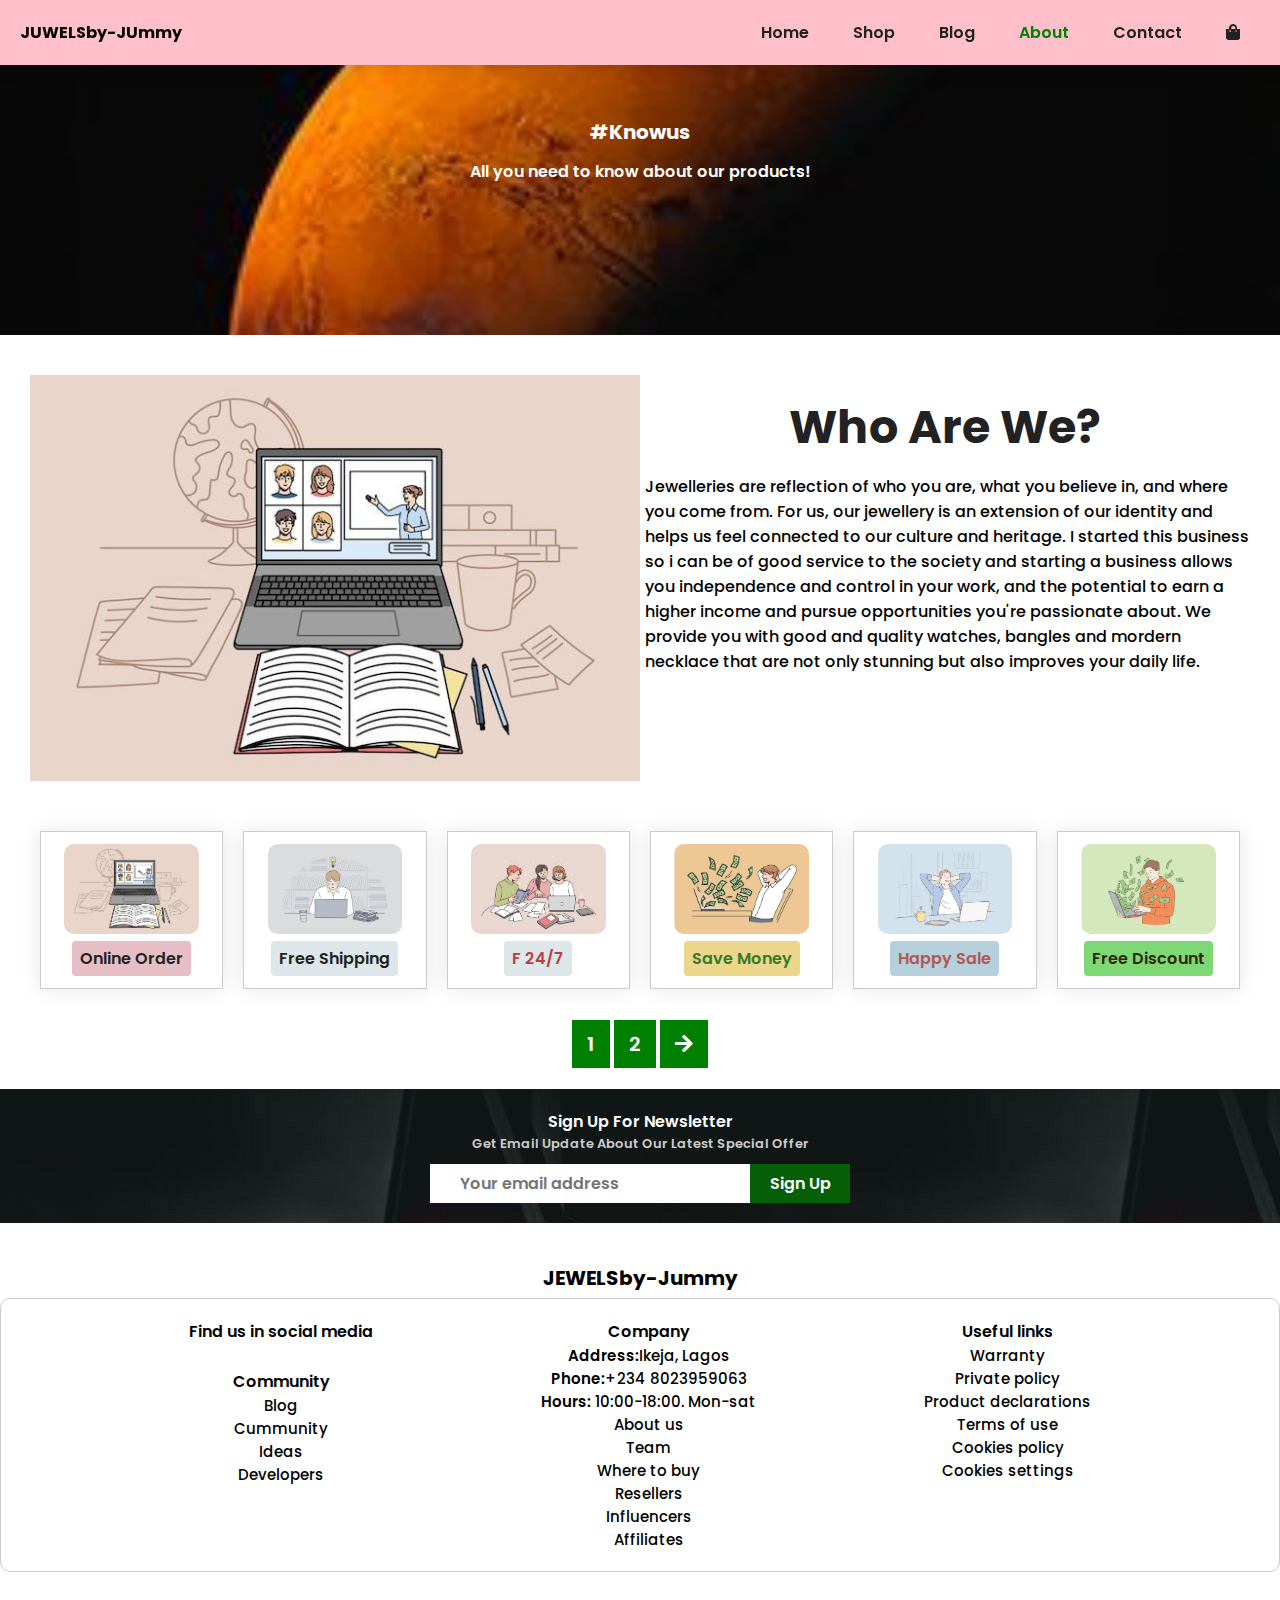
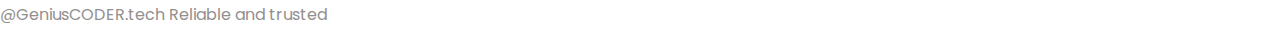
<file: about.html>
<!DOCTYPE html>
<html>
    <head>
        <meta name="viewport" content="width=device-width, initial-scale=1.0">
        <link rel="stylesheet" href="style.css">
        <link rel="preconnect" href="https://fonts.googleapis.com">
        <link rel="preconnect" href="https://fonts.gstatic.com" crossorigin>
        <link href="https://fonts.googleapis.com/css2?family=League+Spartan:wght@200;300;400;500;600;800;900&family=Poppins:wght@200;300;400;500;600;700;800;900&display=swap" rel="stylesheet">
        <link rel="stylesheet" href="https://use.fontawesome.com/releases/v5.0.7/css/all.css">
        <title>JUMMY'S WORLD</title>
    </head>
    <body>
        <section id="header">
            <div> <strong>JUWELSby-JUmmy</strong> </div>
            <div class="ul-div">
                <ul id="navbar">
                    <li><a href="index.html">Home</a></li>
                    <li><a href="shop.html">Shop</a></li>
                    <li><a href="blog.html">Blog</a></li>
                    <li><a class="active" href="about.html">About</a></li>
                    <li><a href="contact.html">Contact</a></li>
                    <li id="shop-bag"><a href="cart.html"><i class="fa fa-shopping-bag"></i></a></li>
                    <a href="#" id="close"><i class="fa fa-times"></i></a>
                </ul>
            </div>
            <div id="mobile">
                <a href="cart.html"><i class="fa fa-shopping-bag"></i></a>
                <i id="bar" class="fas fa-outdent"></i>
            </div>
        </section>

        <section id="about-page">
            <div class="about-page">
                <h2>#Knowus</h2>
                <p>All you need to know about our products!</p>
            </div>
        </section>


        <section id="about-head">
            <img src="New folder/feature (10).jpg" alt="">
            <div>
                <h2>
                    Who Are We?
                </h2>
                <p>
                 Jewelleries are reflection of who you are, what you believe in, and where you come from.   
                 For us, our jewellery is an extension of our identity and helps us feel connected to 
                 our culture and heritage. I started this business so i can be of good service to the society 
                 and starting a business allows you independence and control in your work, 
                 and the potential to earn a higher income and pursue opportunities you're passionate about.
                 We provide you with good and quality watches, bangles and mordern necklace that are not only stunning
                 but also improves your daily life.
                </p>
                <br><br>
                <marquee loop="-1" scrollamount="5" width="100%">
                    we provide products and services that can be purchased by individuals and other companies.
                </marquee>
            </div>
        </section>
        <section id="ft" class="section-p">
            <div>
              <img src="New folder/feature (10).jpg">
              <h6>Online Order</h6>
            </div>
            <div>
              <img src="New folder/feature (2).jpg">
              <h6>Free Shipping</h6>
            </div>
            <div>
              <img src="New folder/feature (6).jpg">
              <h6>F 24/7</h6>
            </div>
            <div>
              <img src="New folder/feature (7).jpg">
              <h6>Save Money</h6>
            </div>
            <div>
              <img src="New folder/feature (3).jpg">
              <h6>Happy Sale</h6>
            </div>
            <div>
              <img src="New folder/feature (5).jpg">
              <h6>Free Discount</h6>
            </div>
          </section>
              <section id="pagination">
                <a href="#">1</a>
                <a href="#">2</a>
                <a href="#"><i class="fa fa-arrow-right" aria-hidden="true"></i></a>
              </section>

              <section id="newsletter">
                <div class="news-div"> 
                  <div class="ns">
                    <h4>Sign Up For Newsletter</h4>
                    <p>Get Email Update About Our Latest Special Offer</p>
                  </div>
                  <div class="inpo">
                    <input type="email" placeholder="Your email address">
                    <button>Sign Up</button>
                  </div>
                </div>
        
              </section>

              <div class="name">
                <h4>JEWELSby-Jummy</h4>
              </div>

              <section id="footer">
                
                <div>
                  
                  <div class="socials">
                    <h5>Find us in social media</h5>
                    <i class="fa fa-facebook-official" aria-hidden="true"></i>
                    <i class="fa fa-instagram" aria-hidden="true"></i>
                    <i class="fa fa-twitter-square" aria-hidden="true"></i>
                    <i class="fa fa-linkedin-square" aria-hidden="true"></i>
                  </div>
                  <div class="com">
                    <h5>
                    Community
                  </h5>
                  <p>Blog</p>
                  <p>Cummunity</p>
                  <p>Ideas</p>
                  <p>Developers</p>
                </div>
                </div>
                <div>
                  
                 <div class="comp">
                  <h5>
                    Company
                  </h5>
                  <p> <span>Address:</span>Ikeja, Lagos </p>
                    <p> <span>Phone:</span>+234 8023959063 </p>
                    <p> <span>Hours:</span> 10:00-18:00. Mon-sat </p>
                    <p>About us</p>
                    <p>Team</p>
                    <p>Where to buy</p>
                    <p>Resellers</p>
                    <p>Influencers</p>
                    <p>Affiliates</p>
                 </div>
  
                  
                </div>
                <div>
                  <div>
                    <h5>Useful links</h5>
                    <p>Warranty</p>
                    <p>Private policy</p>
                    <p>Product declarations</p>
                    <p>Terms of use</p>
                    <p>Cookies policy</p>
                    <p>Cookies settings</p>
                  </div>
                </div>
                

                
                
              </section>
              <div class="footer">
                @GeniusCODER.tech Reliable and trusted
              </div>


        

        <script src="script.js"></script>
    </body>
</html>
</file>
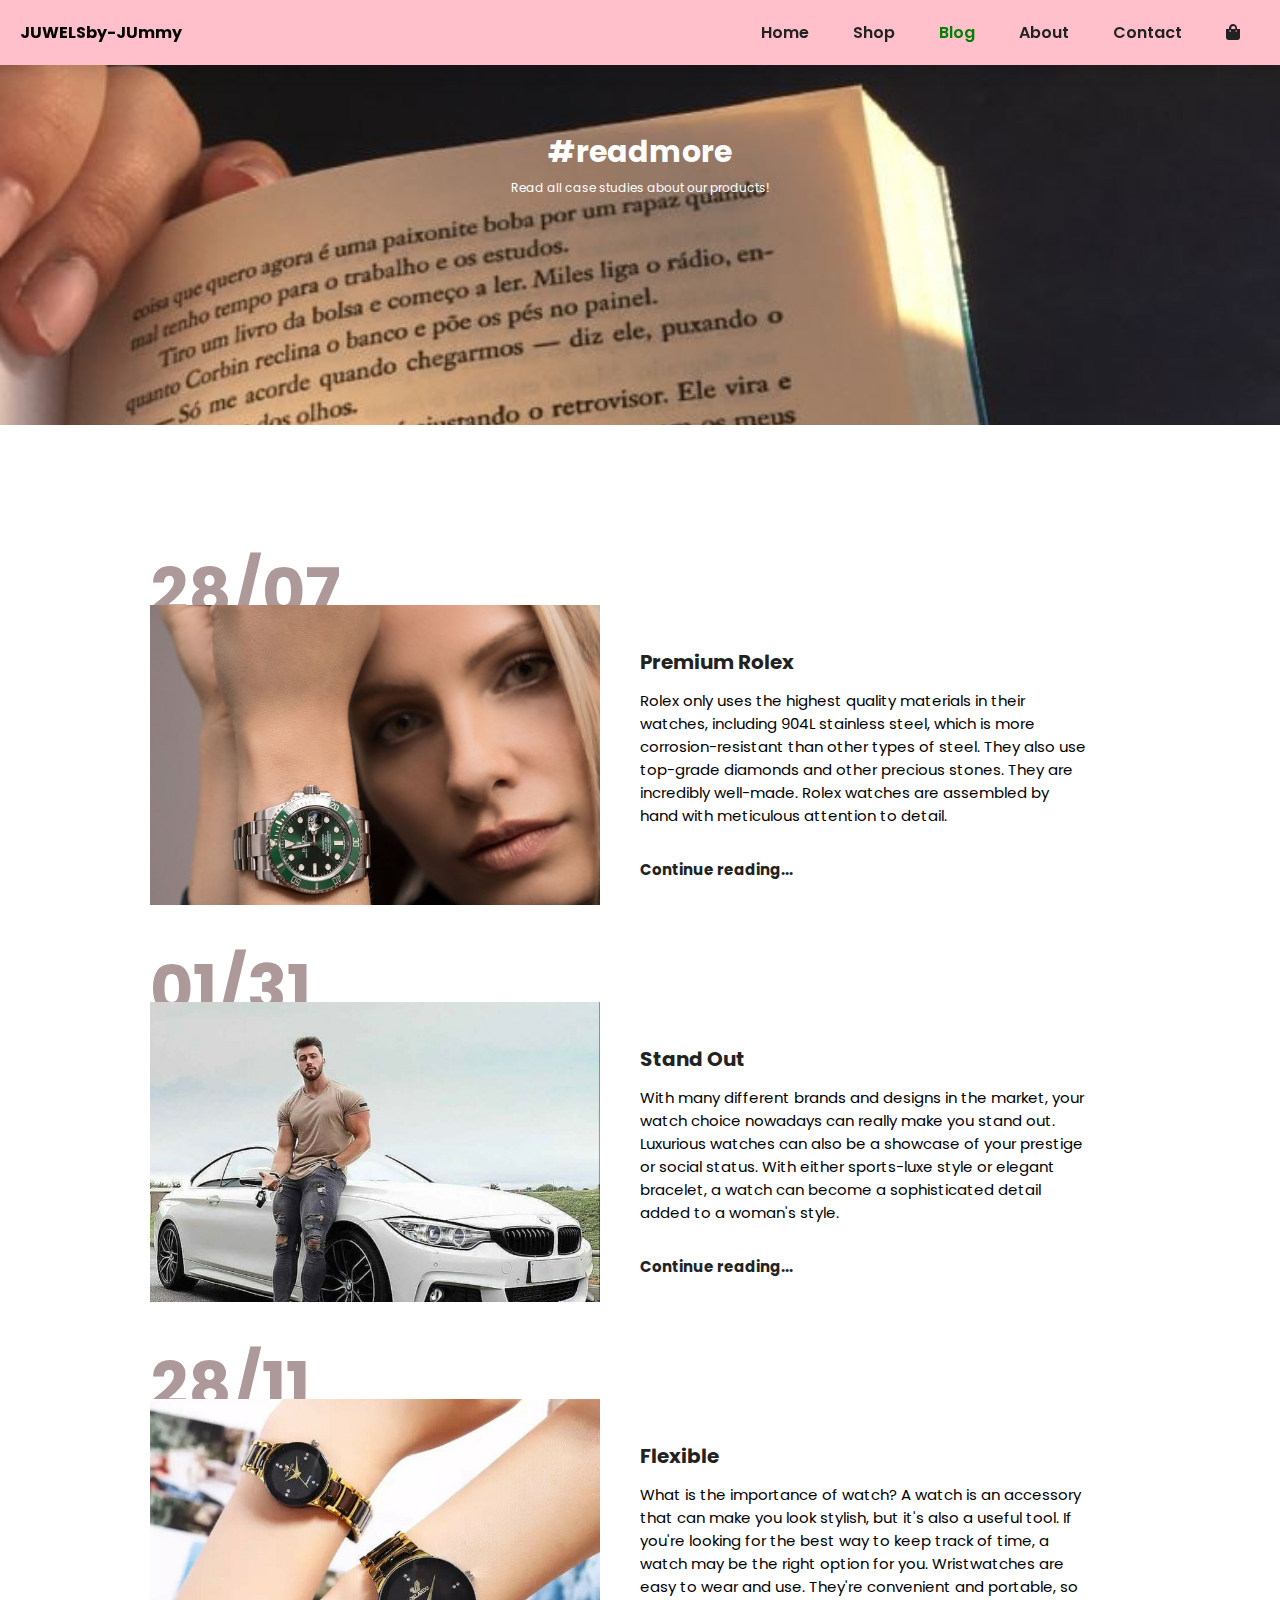
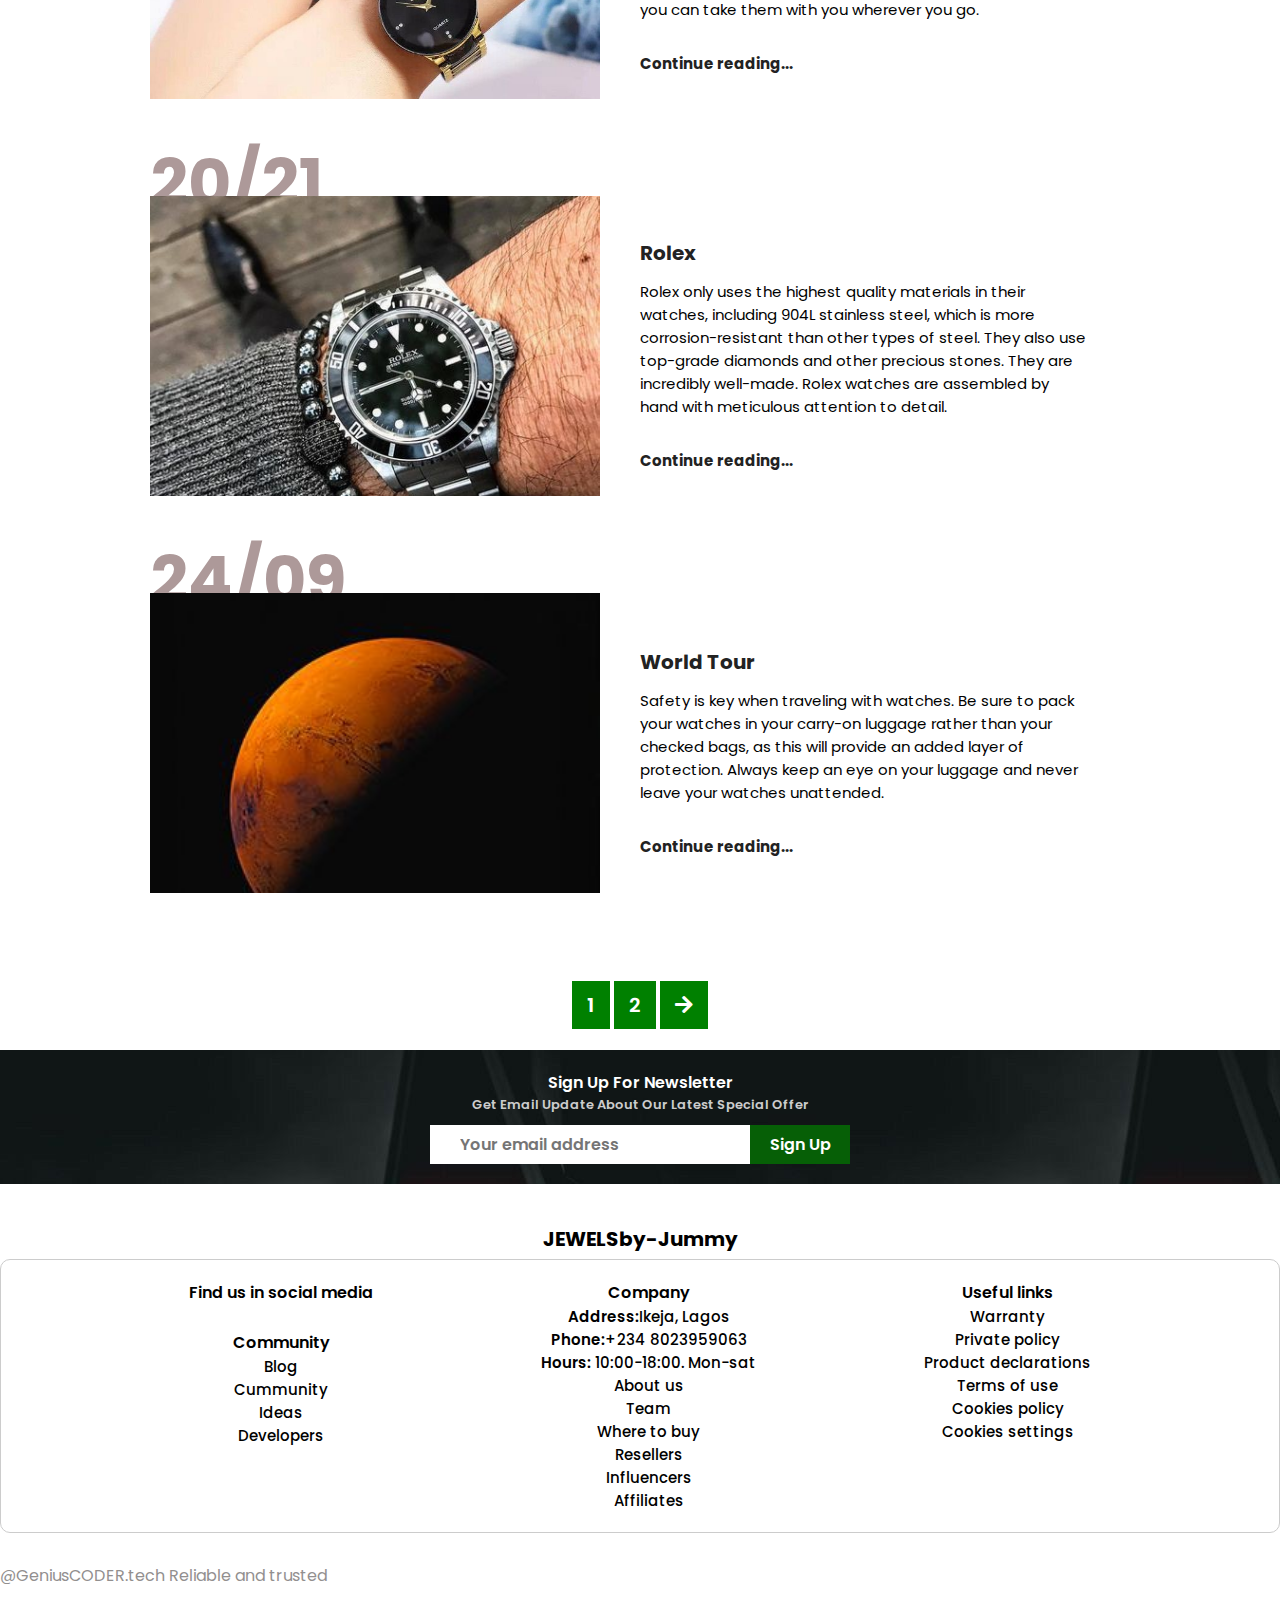
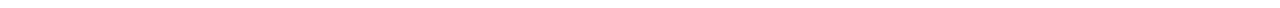
<file: blog.html>
<!DOCTYPE html>
<html>
    <head>
        <meta name="viewport" content="width=device-width, initial-scale=1.0">
        <link rel="stylesheet" href="style.css">
        <link rel="preconnect" href="https://fonts.googleapis.com">
        <link rel="preconnect" href="https://fonts.gstatic.com" crossorigin>
        <link href="https://fonts.googleapis.com/css2?family=League+Spartan:wght@200;300;400;500;600;800;900&family=Poppins:wght@200;300;400;500;600;700;800;900&display=swap" rel="stylesheet">
        <link rel="stylesheet" href="https://use.fontawesome.com/releases/v5.0.7/css/all.css">
        <title>JUMMY'S WORLD</title>
    </head>
    <body>
        <section id="header">
            <div> <strong>JUWELSby-JUmmy</strong> </div>
            <div class="ul-div">
                <ul id="navbar">
                    <li><a href="index.html">Home</a></li>
                    <li><a href="shop.html">Shop</a></li>
                    <li><a class="active" href="blog.html">Blog</a></li>
                    <li><a href="about.html">About</a></li>
                    <li><a href="contact.html">Contact</a></li>
                    <li id="shop-bag"><a href="cart.html"><i class="fa fa-shopping-bag"></i></a></li>
                    <a href="#" id="close"><i class="fa fa-times"></i></a>
                </ul>
            </div>
            <div id="mobile">
                <a href="cart.html"><i class="fa fa-shopping-bag"></i></a>
                <i id="bar" class="fas fa-outdent"></i>
            </div>
        </section>

        <section id="blog-page">
            <div class="blog-page">
                <h2>#readmore</h2>
                <p>Read all case studies about our products!</p>
            </div>
        </section>

        <section id="blog-d">
            <div id="blog-details">
                <div class="blog-img">
                    <img src="blog/blog (6).jpg" alt=""> 
                </div>
                <div class="blog-details">
                    <h2>Premium Rolex</h2>
                    <p>Rolex only uses the highest quality materials in their watches, including 904L stainless steel, 
                        which is more corrosion-resistant than other types of steel. 
                        They also use top-grade diamonds and other precious stones. 
                        They are incredibly well-made. Rolex watches are assembled 
                        by hand with meticulous attention to detail.</p>
                    <a href="#">Continue reading...</a>
                    <h1>28/07</h1>
                </div>
                
            </div>
            <div id="blog-details">
                <div class="blog-img">
                    <img src="blog/blog (7).jpg" alt=""> 
                </div>
                <div class="blog-details">
                    <h2>Stand Out</h2>
                    <p>With many different brands and designs in the market, your watch choice nowadays can really 
                        make you stand out. Luxurious watches can also be a showcase of your prestige or social status. 
                        With either sports-luxe style or elegant bracelet, 
                        a watch can become a sophisticated detail added to a woman's style.</p>
                    <a href="#">Continue reading...</a>
                    <h1>01/31</h1>
                </div>
                
            </div>
            <div id="blog-details">
                <div class="blog-img">
                    <img src="blog/blog (3).jpg" alt=""> 
                </div>
                <div class="blog-details">
                    <h2>Flexible</h2>
                    <p>What is the importance of watch?
                        A watch is an accessory that can make you look stylish, but it's also a useful tool. 
                        If you're looking for the best way to keep track of time, a watch may be the right 
                        option for you. Wristwatches are easy to wear and use. They're convenient and portable, 
                        so you can take them with you wherever you go.</p>
                    <a href="#">Continue reading...</a>
                    <h1>28/11</h1>
                </div>
                
            </div>
            <div id="blog-details">
                <div class="blog-img">
                    <img src="blog/blog (4).jpg" alt=""> 
                </div>
                <div class="blog-details">
                    <h2>Rolex</h2>
                    <p>Rolex only uses the highest quality materials in their watches, including 904L stainless 
                        steel, which is more corrosion-resistant than other types of steel. They also use 
                        top-grade diamonds and other precious stones. They are incredibly well-made. 
                        Rolex watches are assembled by hand with meticulous attention to detail.
                    </p>
                    <a href="#">Continue reading...</a>
                    <h1>20/21</h1>
                </div>
                
            </div>
            <div id="blog-details">
                <div class="blog-img">
                    <img src="blog/blog (1).jpg" alt=""> 
                </div>
                <div class="blog-details">
                    <h2>World Tour</h2>
                    <p>Safety is key when traveling with watches. 
                        Be sure to pack your watches in your carry-on 
                        luggage rather than your checked bags, as this 
                        will provide an added layer of protection. 
                        Always keep an eye on your luggage and never 
                        leave your watches unattended.</p>
                    <a href="#">Continue reading...</a>
                    <h1>24/09</h1>
                </div>
                
            </div>
            
        </section>
        
         


              <section id="pagination">
                <a href="#">1</a>
                <a href="#">2</a>
                <a href="#"><i class="fa fa-arrow-right" aria-hidden="true"></i></a>
              </section>

              <section id="newsletter">
                <div class="news-div"> 
                  <div class="ns">
                    <h4>Sign Up For Newsletter</h4>
                    <p>Get Email Update About Our Latest Special Offer</p>
                  </div>
                  <div class="inpo">
                    <input type="email" placeholder="Your email address">
                    <button>Sign Up</button>
                  </div>
                </div>
        
              </section>

              <div class="name">
                <h4>JEWELSby-Jummy</h4>
              </div>

              <section id="footer">
                
                <div>
                  
                  <div class="socials">
                    <h5>Find us in social media</h5>
                    <i class="fa fa-facebook-official" aria-hidden="true"></i>
                    <i class="fa fa-instagram" aria-hidden="true"></i>
                    <i class="fa fa-twitter-square" aria-hidden="true"></i>
                    <i class="fa fa-linkedin-square" aria-hidden="true"></i>
                  </div>
                  <div class="com">
                    <h5>
                    Community
                  </h5>
                  <p>Blog</p>
                  <p>Cummunity</p>
                  <p>Ideas</p>
                  <p>Developers</p>
                </div>
                </div>
                <div>
                  
                 <div class="comp">
                  <h5>
                    Company
                  </h5>
                  <p> <span>Address:</span>Ikeja, Lagos </p>
                    <p> <span>Phone:</span>+234 8023959063 </p>
                    <p> <span>Hours:</span> 10:00-18:00. Mon-sat </p>
                    <p>About us</p>
                    <p>Team</p>
                    <p>Where to buy</p>
                    <p>Resellers</p>
                    <p>Influencers</p>
                    <p>Affiliates</p>
                 </div>
  
                  
                </div>
                <div>
                  <div>
                    <h5>Useful links</h5>
                    <p>Warranty</p>
                    <p>Private policy</p>
                    <p>Product declarations</p>
                    <p>Terms of use</p>
                    <p>Cookies policy</p>
                    <p>Cookies settings</p>
                  </div>
                </div>
                

                
                
              </section>
              <div class="footer">
                @GeniusCODER.tech Reliable and trusted
              </div>


        

        <script src="script.js"></script>
    </body>
</html>
</file>
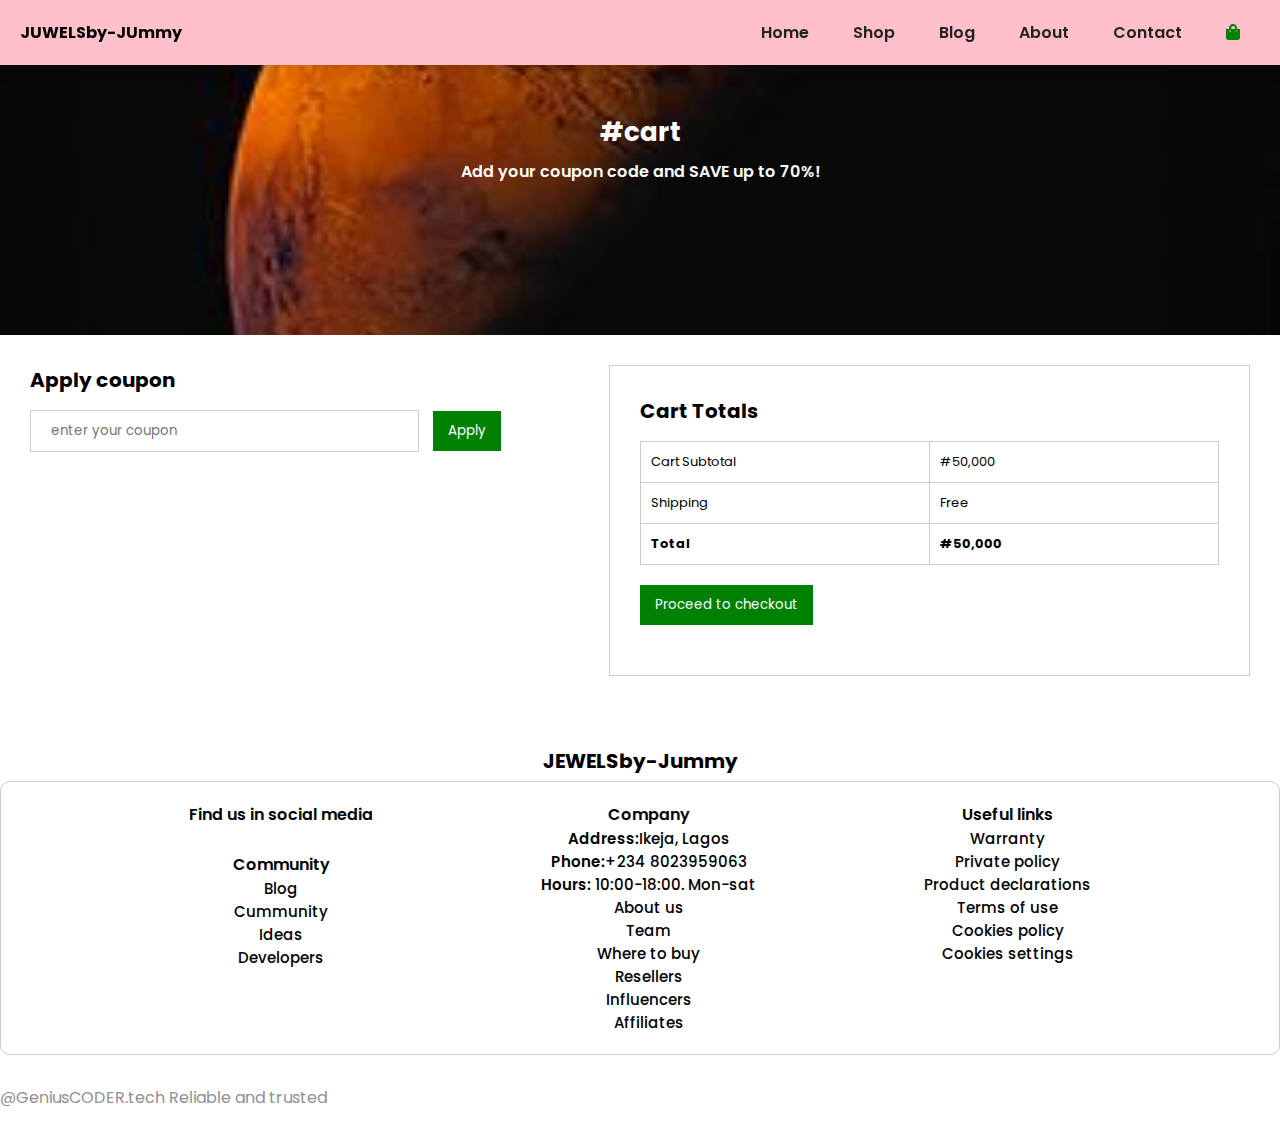
<file: cart.html>
<!DOCTYPE html>
<html>
    <head>
        <meta name="viewport" content="width=device-width, initial-scale=1.0">
        <link rel="stylesheet" href="style.css">
        <link rel="preconnect" href="https://fonts.googleapis.com">
        <link rel="preconnect" href="https://fonts.gstatic.com" crossorigin>
        <link href="https://fonts.googleapis.com/css2?family=League+Spartan:wght@200;300;400;500;600;800;900&family=Poppins:wght@200;300;400;500;600;700;800;900&display=swap" rel="stylesheet">
        <link rel="stylesheet" href="https://use.fontawesome.com/releases/v5.0.7/css/all.css">
        <title>JUMMY'S WORLD</title>
    </head>
    <body>
        <section id="header">
            <div> <strong>JUWELSby-JUmmy</strong> </div>
            <div class="ul-div">
                <ul id="navbar">
                    <li><a href="index.html">Home</a></li>
                    <li><a href="shop.html">Shop</a></li>
                    <li><a href="blog.html">Blog</a></li>
                    <li><a href="about.html">About</a></li>
                    <li><a href="contact.html">Contact</a></li>
                    <li id="shop-bag"><a class="active"  href="cart.html"><i class="fa fa-shopping-bag"></i></a></li>
                    <a href="#" id="close"><i class="fa fa-times"></i></a>
                </ul>
            </div>
            <div id="mobile">
                <a href="cart.html"><i class="fa fa-shopping-bag"></i></a>
                <i id="bar" class="fas fa-outdent"></i>
            </div>
        </section>

        <section id="contact">
            <div class="contact-page">
                <h2>#cart</h2>
                <p>Add your coupon code and SAVE up to 70%! </p>
            </div>
        </section>


        <section id="cart-add">
          <div id="coupon">
            <h3>Apply coupon</h3>
            <div>
              <input type="text" placeholder="enter your coupon">
              <button>Apply</button>
            </div>
          </div>
          <div id="subtotal">
            <h3>Cart Totals</h3>
            <table>
              <tr>
                <td>Cart Subtotal</td>
                <td>#50,000</td>
              </tr>
              <tr>
                <td>Shipping</td>
                <td>Free</td>
              </tr>
              <tr>
                <td><strong>Total</strong></td>
                <td><strong>#50,000</strong></td>
              </tr>
            </table>
            <button>Proceed to checkout</button>
          </div>
        </section>


        
              <div class="name">
                <h4>JEWELSby-Jummy</h4>
              </div>

              <section id="footer">
                
                <div>
                  
                  <div class="socials">
                    <h5>Find us in social media</h5>
                    <i class="fa fa-facebook-official" aria-hidden="true"></i>
                    <i class="fa fa-instagram" aria-hidden="true"></i>
                    <i class="fa fa-twitter-square" aria-hidden="true"></i>
                    <i class="fa fa-linkedin-square" aria-hidden="true"></i>
                  </div>
                  <div class="com">
                    <h5>
                    Community
                  </h5>
                  <p>Blog</p>
                  <p>Cummunity</p>
                  <p>Ideas</p>
                  <p>Developers</p>
                </div>
                </div>
                <div>
                  
                 <div class="comp">
                  <h5>
                    Company
                  </h5>
                  <p> <span>Address:</span>Ikeja, Lagos </p>
                    <p> <span>Phone:</span>+234 8023959063 </p>
                    <p> <span>Hours:</span> 10:00-18:00. Mon-sat </p>
                    <p>About us</p>
                    <p>Team</p>
                    <p>Where to buy</p>
                    <p>Resellers</p>
                    <p>Influencers</p>
                    <p>Affiliates</p>
                 </div>
  
                  
                </div>
                <div>
                  <div>
                    <h5>Useful links</h5>
                    <p>Warranty</p>
                    <p>Private policy</p>
                    <p>Product declarations</p>
                    <p>Terms of use</p>
                    <p>Cookies policy</p>
                    <p>Cookies settings</p>
                  </div>
                </div>
                

                
                
              </section>
              <div class="footer">
                @GeniusCODER.tech Reliable and trusted
              </div>


        

        <script src="script.js"></script>
    </body>
</html>
</file>
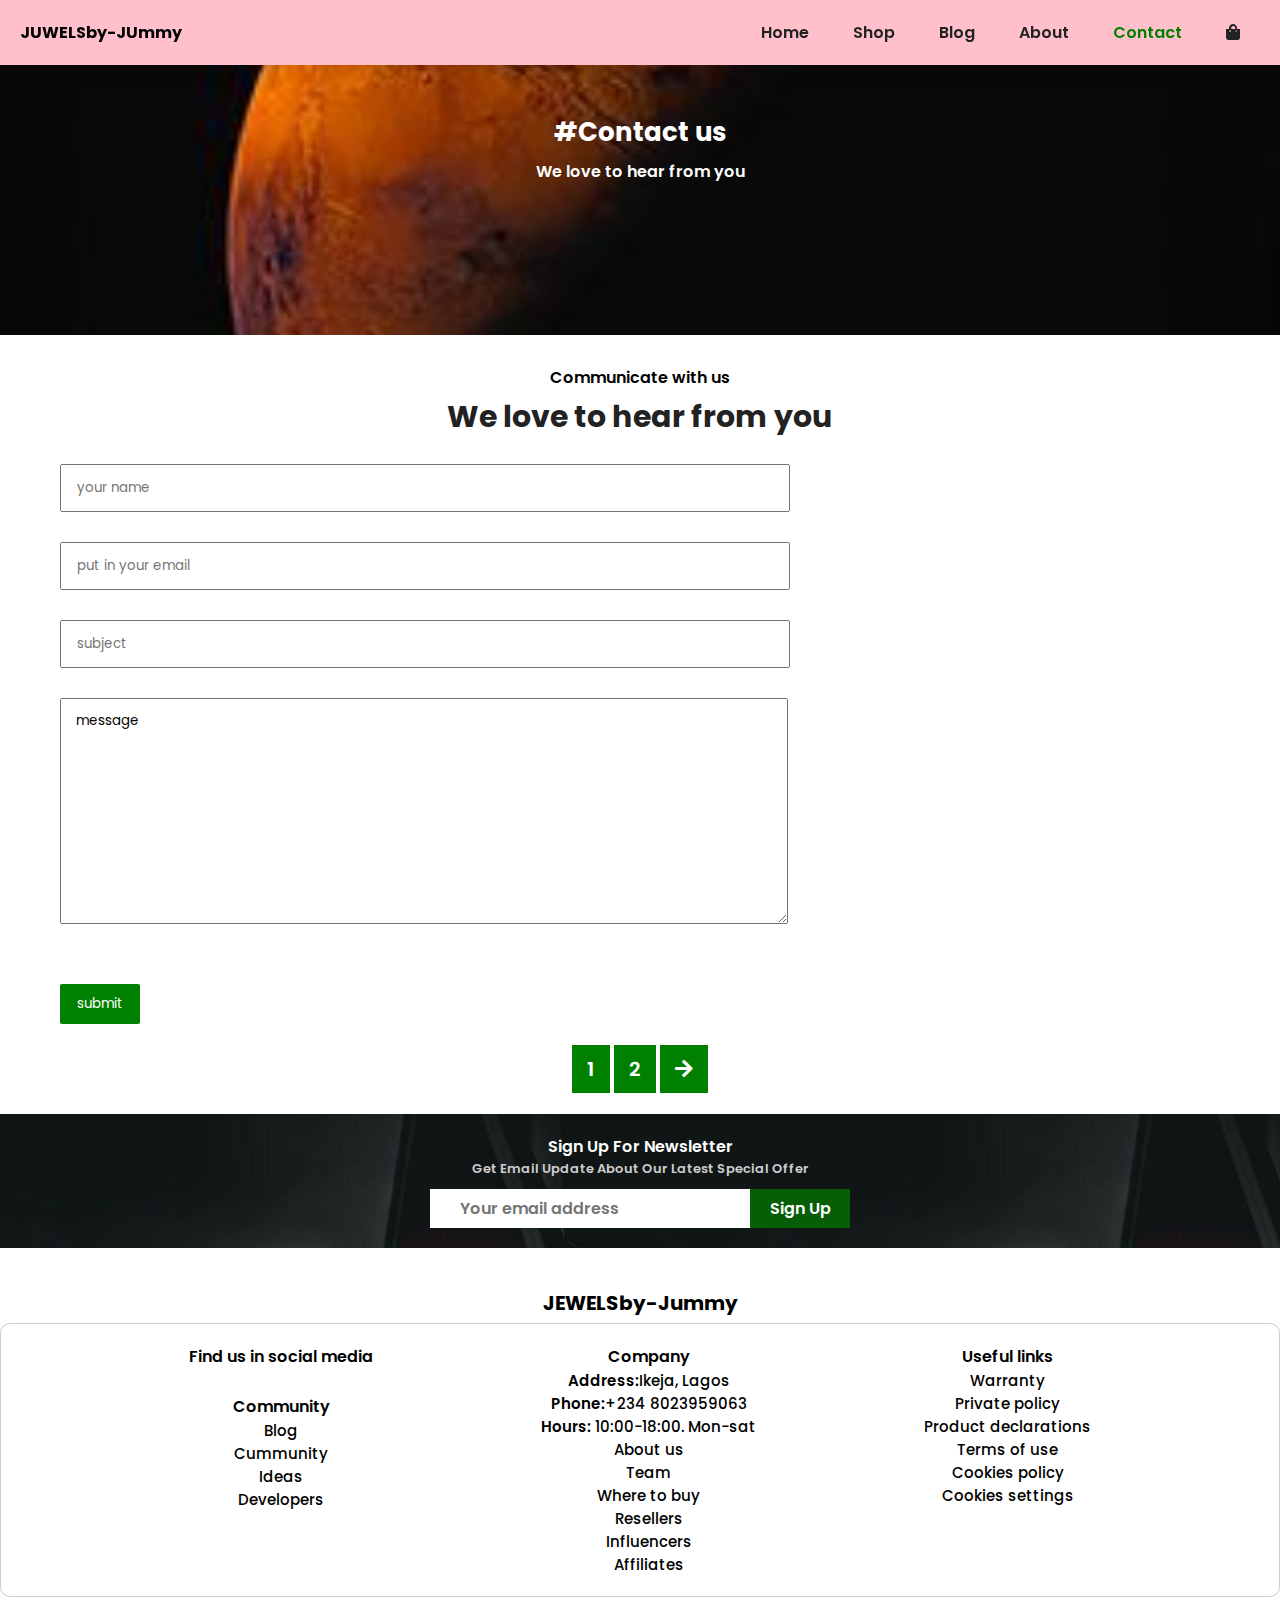
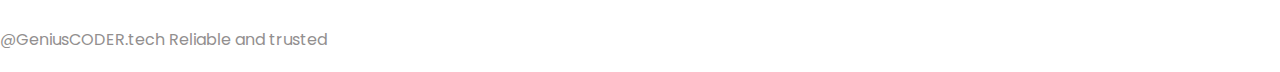
<file: contact.html>
<!DOCTYPE html>
<html>
    <head>
        <meta name="viewport" content="width=device-width, initial-scale=1.0">
        <link rel="stylesheet" href="style.css">
        <link rel="preconnect" href="https://fonts.googleapis.com">
        <link rel="preconnect" href="https://fonts.gstatic.com" crossorigin>
        <link href="https://fonts.googleapis.com/css2?family=League+Spartan:wght@200;300;400;500;600;800;900&family=Poppins:wght@200;300;400;500;600;700;800;900&display=swap" rel="stylesheet">
        <link rel="stylesheet" href="https://use.fontawesome.com/releases/v5.0.7/css/all.css">
        <title>JUMMY'S WORLD</title>
    </head>
    <body>
        <section id="header">
            <div> <strong>JUWELSby-JUmmy</strong> </div>
            <div class="ul-div">
                <ul id="navbar">
                    <li><a href="index.html">Home</a></li>
                    <li><a href="shop.html">Shop</a></li>
                    <li><a href="blog.html">Blog</a></li>
                    <li><a href="about.html">About</a></li>
                    <li><a class="active"  href="contact.html">Contact</a></li>
                    <li id="shop-bag"><a href="cart.html"><i class="fa fa-shopping-bag"></i></a></li>
                    <a href="#" id="close"><i class="fa fa-times"></i></a>
                </ul>
            </div>
            <div id="mobile">
                <a href="cart.html"><i class="fa fa-shopping-bag"></i></a>
                <i id="bar" class="fas fa-outdent"></i>
            </div>
        </section>

        <section id="contact">
            <div class="contact-page">
                <h2>#Contact us</h2>
                <p>We love to hear from you</p>
            </div>
        </section>

        <section id="form-details">
            <form action="">
                <span>Communicate with us</span>
                <h2>We love to hear from you</h2>
                <input type="text" placeholder="your name">
                <input type="email" placeholder="put in your email">
                <input type="text" placeholder="subject">
                <textarea rows="10">message</textarea>
                <button>submit</button>
            </form>
        </section>


        
              <section id="pagination">
                <a href="#">1</a>
                <a href="#">2</a>
                <a href="#"><i class="fa fa-arrow-right" aria-hidden="true"></i></a>
              </section>

              <section id="newsletter">
                <div class="news-div"> 
                  <div class="ns">
                    <h4>Sign Up For Newsletter</h4>
                    <p>Get Email Update About Our Latest Special Offer</p>
                  </div>
                  <div class="inpo">
                    <input type="email" placeholder="Your email address">
                    <button>Sign Up</button>
                  </div>
                </div>
        
              </section>

              <div class="name">
                <h4>JEWELSby-Jummy</h4>
              </div>

              <section id="footer">
                
                <div>
                  
                  <div class="socials">
                    <h5>Find us in social media</h5>
                    <i class="fa fa-facebook-official" aria-hidden="true"></i>
                    <i class="fa fa-instagram" aria-hidden="true"></i>
                    <i class="fa fa-twitter-square" aria-hidden="true"></i>
                    <i class="fa fa-linkedin-square" aria-hidden="true"></i>
                  </div>
                  <div class="com">
                    <h5>
                    Community
                  </h5>
                  <p>Blog</p>
                  <p>Cummunity</p>
                  <p>Ideas</p>
                  <p>Developers</p>
                </div>
                </div>
                <div>
                  
                 <div class="comp">
                  <h5>
                    Company
                  </h5>
                  <p> <span>Address:</span>Ikeja, Lagos </p>
                    <p> <span>Phone:</span>+234 8023959063 </p>
                    <p> <span>Hours:</span> 10:00-18:00. Mon-sat </p>
                    <p>About us</p>
                    <p>Team</p>
                    <p>Where to buy</p>
                    <p>Resellers</p>
                    <p>Influencers</p>
                    <p>Affiliates</p>
                 </div>
  
                  
                </div>
                <div>
                  <div>
                    <h5>Useful links</h5>
                    <p>Warranty</p>
                    <p>Private policy</p>
                    <p>Product declarations</p>
                    <p>Terms of use</p>
                    <p>Cookies policy</p>
                    <p>Cookies settings</p>
                  </div>
                </div>
                

                
                
              </section>
              <div class="footer">
                @GeniusCODER.tech Reliable and trusted
              </div>


        

        <script src="script.js"></script>
    </body>
</html>
</file>
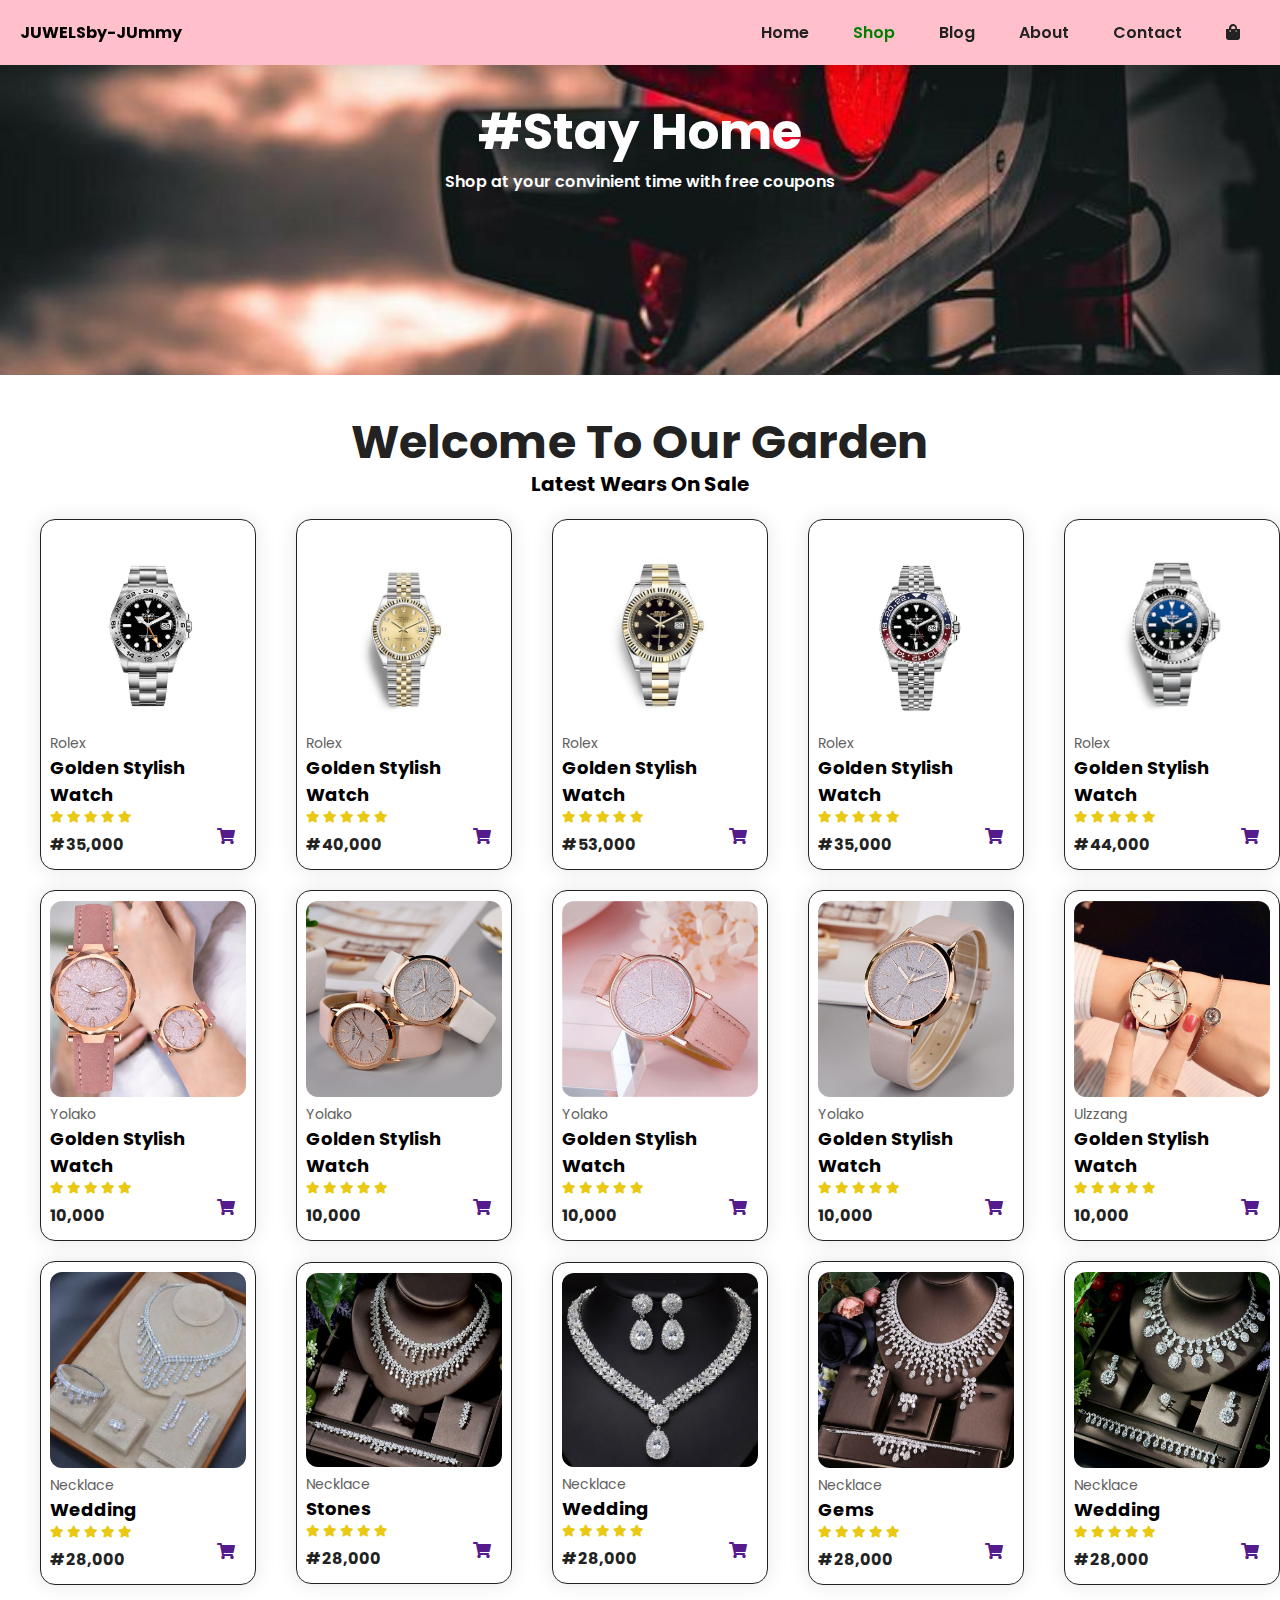
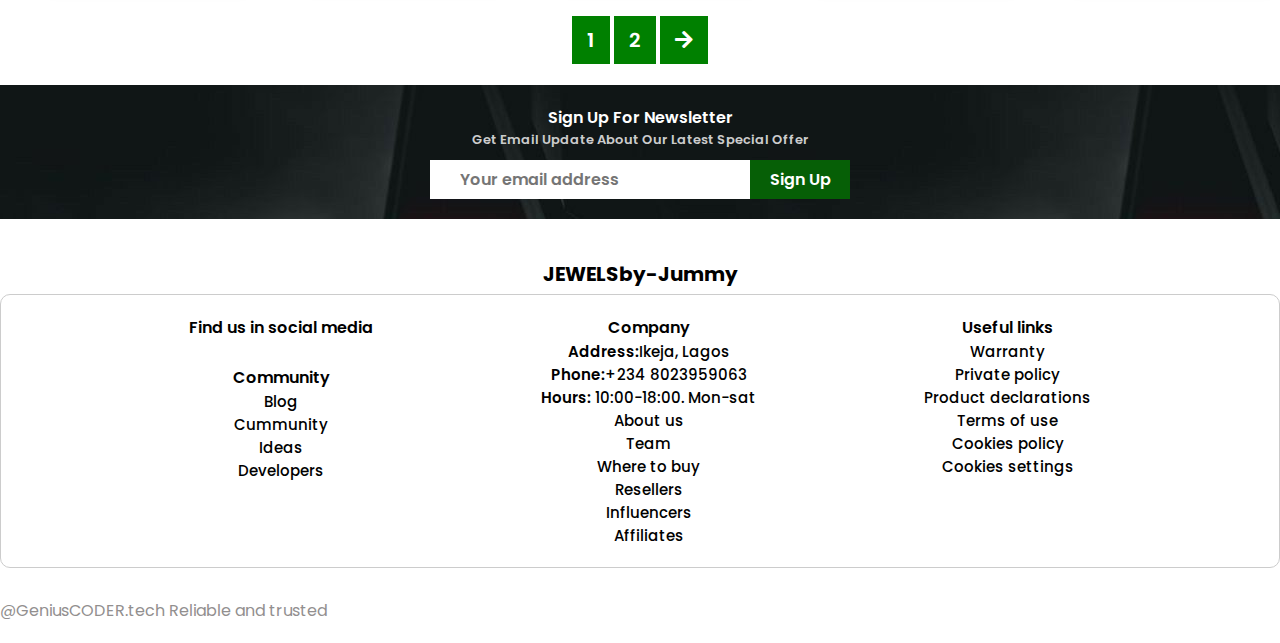
<file: shop.html>
<!DOCTYPE html>
<html>
    <head>
        <meta name="viewport" content="width=device-width, initial-scale=1.0">
        <link rel="stylesheet" href="style.css">
        <link rel="preconnect" href="https://fonts.googleapis.com">
        <link rel="preconnect" href="https://fonts.gstatic.com" crossorigin>
        <link href="https://fonts.googleapis.com/css2?family=League+Spartan:wght@200;300;400;500;600;800;900&family=Poppins:wght@200;300;400;500;600;700;800;900&display=swap" rel="stylesheet">
        <link rel="stylesheet" href="https://use.fontawesome.com/releases/v5.0.7/css/all.css">
        <title>JUMMY'S WORLD</title>
    </head>
    <body>
        <section id="header">
            <div> <strong>JUWELSby-JUmmy</strong> </div>
            <div class="ul-div">
                <ul id="navbar">
                    <li><a href="index.html">Home</a></li>
                    <li><a class="active" href="shop.html">Shop</a></li>
                    <li><a href="blog.html">Blog</a></li>
                    <li><a href="about.html">About</a></li>
                    <li><a href="contact.html">Contact</a></li>
                    <li id="shop-bag"><a href="cart.html"><i class="fa fa-shopping-bag"></i></a></li>
                    <a href="#" id="close"><i class="fa fa-times"></i></a>
                </ul>
            </div>
            <div id="mobile">
                <a href="cart.html"><i class="fa fa-shopping-bag"></i></a>
                <i id="bar" class="fas fa-outdent"></i>
            </div>
        </section>

        <section id="page-hero">
            <div class="page-hero">
                <h2>#Stay Home</h2>
                <p>Shop at your convinient time with free coupons</p>
            </div>
        </section>
        
          <section id="feature" class="section-m">
            <div class="ft.div">
              <h2>Welcome To Our Garden</h2>
              <h3>Latest Wears On Sale</h3>
            </div>


          <div class="product">
            <div class="pro" onclick="window.location.href='singleproduct.html';">
              <div class="product-image">
                <img src="watches/rolex/rolex (1).jpg">
              </div>
              <div class="hu">
                <p>Rolex</p>
              <h4>Golden Stylish Watch</h4>
              <div class="rate">
                <i class="fa fa-star"></i>
                <i class="fa fa-star"></i>
                <i class="fa fa-star"></i>
                <i class="fa fa-star"></i>
                <i class="fa fa-star"></i>
              </div>
              <div class="naira">#35,000</div>
              </div>
              <div class="cart"><a href=""><i class="fa fa-shopping-cart"></i></a></div>
            </div>
            <div class="pro">
              <div class="product-image">
                <img src="watches/rolex/rolex (2).jpg">
              </div>
              <div class="hu">
                <p>Rolex</p>
              <h4>Golden Stylish Watch</h4>
              <div class="rate">
                <i class="fa fa-star"></i>
                <i class="fa fa-star"></i>
                <i class="fa fa-star"></i>
                <i class="fa fa-star"></i>
                <i class="fa fa-star"></i>
              </div>
              <div class="naira">#40,000</div>
              </div>
              <div class="cart"><a href=""><i class="fa fa-shopping-cart"></i></a></div>
            </div>
            <div class="pro">
              <div class="product-image">
                <img src="watches/rolex/rolex (7).jpg">
              </div>
              <div class="hu">
                <p>Rolex</p>
              <h4>Golden Stylish Watch</h4>
              <div class="rate">
                <i class="fa fa-star"></i>
                <i class="fa fa-star"></i>
                <i class="fa fa-star"></i>
                <i class="fa fa-star"></i>
                <i class="fa fa-star"></i>
              </div>
              <div class="naira">#53,000</div>
              </div>
              <div class="cart"><a href=""><i class="fa fa-shopping-cart"></i></a></div>
            </div>
            <div class="pro">
              <div class="product-image">
                <img src="watches/rolex/rolex (4).jpg">
              </div>
              <div class="hu">
                <p>Rolex</p>
              <h4>Golden Stylish Watch</h4>
              <div class="rate">
                <i class="fa fa-star"></i>
                <i class="fa fa-star"></i>
                <i class="fa fa-star"></i>
                <i class="fa fa-star"></i>
                <i class="fa fa-star"></i>
              </div>
              <div class="naira">#35,000</div>
              </div>
              <div class="cart"><a href=""><i class="fa fa-shopping-cart"></i></a></div>
            </div>
            <div class="pro">
              <div class="product-image">
                <img src="watches/rolex/rolex (5).jpg">
              </div>
              <div class="hu">
                <p>Rolex</p>
              <h4>Golden Stylish Watch</h4>
              <div class="rate">
                <i class="fa fa-star"></i>
                <i class="fa fa-star"></i>
                <i class="fa fa-star"></i>
                <i class="fa fa-star"></i>
                <i class="fa fa-star"></i>
              </div>
              <div class="naira">#44,000</div>
              </div>
              <div class="cart"><a href=""><i class="fa fa-shopping-cart"></i></a></div>
            </div>

          </div>  

           
              


            

              <div class="product">

                <div class="pro">
                  <div class="product-image">
                    <img src="watches/female-watches/female-watche (1).jpg">
                  </div>
                  <div class="hu">
                    <p>Yolako</p>
                  <h4>Golden Stylish Watch</h4>
                  <div class="rate">
                    <i class="fa fa-star"></i>
                    <i class="fa fa-star"></i>
                    <i class="fa fa-star"></i>
                    <i class="fa fa-star"></i>
                    <i class="fa fa-star"></i>
                  </div>
                  <div class="naira">10,000</div>
                  </div>
                  <div class="cart"><a href=""><i class="fa fa-shopping-cart"></i></a></div>
                </div>
                <div class="pro">
                  <div class="product-image">
                    <img src="watches/female-watches/female-watche (2).jpg">
                  </div>
                  <div class="hu">
                    <p>Yolako</p>
                  <h4>Golden Stylish Watch</h4>
                  <div class="rate">
                    <i class="fa fa-star"></i>
                    <i class="fa fa-star"></i>
                    <i class="fa fa-star"></i>
                    <i class="fa fa-star"></i>
                    <i class="fa fa-star"></i>
                  </div>
                  <div class="naira">10,000</div>
                  </div>
                  <div class="cart"><a href=""><i class="fa fa-shopping-cart"></i></a></div>
                </div>
                <div class="pro">
                  <div class="product-image">
                    <img src="watches/female-watches/female-watche (3).jpg">
                  </div>
                  <div class="hu">
                    <p>Yolako</p>
                  <h4>Golden Stylish Watch</h4>
                  <div class="rate">
                    <i class="fa fa-star"></i>
                    <i class="fa fa-star"></i>
                    <i class="fa fa-star"></i>
                    <i class="fa fa-star"></i>
                    <i class="fa fa-star"></i>
                  </div>
                  <div class="naira">10,000</div>
                  </div>
                  <div class="cart"><a href=""><i class="fa fa-shopping-cart"></i></a></div>
                </div>
                <div class="pro">
                  <div class="product-image">
                    <img src="watches/female-watches/female-watche (4).jpg">
                  </div>
                  <div class="hu">
                    <p>Yolako</p>
                  <h4>Golden Stylish Watch</h4>
                  <div class="rate">
                    <i class="fa fa-star"></i>
                    <i class="fa fa-star"></i>
                    <i class="fa fa-star"></i>
                    <i class="fa fa-star"></i>
                    <i class="fa fa-star"></i>
                  </div>
                  <div class="naira">10,000</div>
                  </div>
                  <div class="cart"><a href=""><i class="fa fa-shopping-cart"></i></a></div>
                </div>
                <div class="pro">
                  <div class="product-image">
                    <img src="watches/female-watches/female-watche (5).jpg">
                  </div>
                  <div class="hu">
                    <p>Ulzzang</p>
                  <h4>Golden Stylish Watch</h4>
                  <div class="rate">
                    <i class="fa fa-star"></i>
                    <i class="fa fa-star"></i>
                    <i class="fa fa-star"></i>
                    <i class="fa fa-star"></i>
                    <i class="fa fa-star"></i>
                  </div>
                  <div class="naira">10,000</div>
                  </div>
                  <div class="cart"><a href=""><i class="fa fa-shopping-cart"></i></a></div>
                </div>
                
              </div>
                <div class="product">
                  <div class="pro">
                    <div class="product-image">
                      <img src="necklace/premium-quality/premium-quality (1).jpg">
                    </div>
                    <div class="hu">
                      <p>Necklace</p>
                    <h4>Wedding</h4>
                    <div class="rate">
                      <i class="fa fa-star"></i>
                      <i class="fa fa-star"></i>
                      <i class="fa fa-star"></i>
                      <i class="fa fa-star"></i>
                      <i class="fa fa-star"></i>
                    </div>
                    <div class="naira">#28,000</div>
                    </div>
                    <div class="cart"><a href=""><i class="fa fa-shopping-cart"></i></a></div>
                  </div>
                  <div class="pro">
                    <div class="product-image">
                      <img src="necklace/premium-quality/premium-quality (2).jpg">
                    </div>
                    <div class="hu">
                      <p>Necklace</p>
                    <h4>Stones</h4>
                    <div class="rate">
                      <i class="fa fa-star"></i>
                      <i class="fa fa-star"></i>
                      <i class="fa fa-star"></i>
                      <i class="fa fa-star"></i>
                      <i class="fa fa-star"></i>
                    </div>
                    <div class="naira">#28,000</div>
                    </div>
                    <div class="cart"><a href=""><i class="fa fa-shopping-cart"></i></a></div>
                  </div>
                  <div class="pro">
                    <div class="product-image">
                      <img src="necklace/premium-quality/premium-quality (3).jpg">
                    </div>
                    <div class="hu">
                      <p>Necklace</p>
                    <h4>Wedding</h4>
                    <div class="rate">
                      <i class="fa fa-star"></i>
                      <i class="fa fa-star"></i>
                      <i class="fa fa-star"></i>
                      <i class="fa fa-star"></i>
                      <i class="fa fa-star"></i>
                    </div>
                    <div class="naira">#28,000</div>
                    </div>
                    <div class="cart"><a href=""><i class="fa fa-shopping-cart"></i></a></div>
                  </div>
                  <div class="pro">
                    <div class="product-image">
                      <img src="necklace/premium-quality/premium-quality (4).jpg">
                    </div>
                    <div class="hu">
                      <p>Necklace</p>
                    <h4>Gems</h4>
                    <div class="rate">
                      <i class="fa fa-star"></i>
                      <i class="fa fa-star"></i>
                      <i class="fa fa-star"></i>
                      <i class="fa fa-star"></i>
                      <i class="fa fa-star"></i>
                    </div>
                    <div class="naira">#28,000</div>
                    </div>
                    <div class="cart"><a href=""><i class="fa fa-shopping-cart"></i></a></div>
                  </div>
                  <div class="pro">
                    <div class="product-image">
                      <img src="necklace/premium-quality/premium-quality (5).jpg">
                    </div>
                    <div class="hu">
                      <p>Necklace</p>
                    <h4>Wedding</h4>
                    <div class="rate">
                      <i class="fa fa-star"></i>
                      <i class="fa fa-star"></i>
                      <i class="fa fa-star"></i>
                      <i class="fa fa-star"></i>
                      <i class="fa fa-star"></i>
                    </div>
                    <div class="naira">#28,000</div>
                    </div>
                    <div class="cart"><a href=""><i class="fa fa-shopping-cart"></i></a></div>
                  </div>
                  
                 
                </div>
              </section>

              <section id="pagination">
                <a href="#">1</a>
                <a href="#">2</a>
                <a href="#"><i class="fa fa-arrow-right" aria-hidden="true"></i></a>
              </section>

              <section id="newsletter">
                <div class="news-div"> 
                  <div class="ns">
                    <h4>Sign Up For Newsletter</h4>
                    <p>Get Email Update About Our Latest Special Offer</p>
                  </div>
                  <div class="inpo">
                    <input type="email" placeholder="Your email address">
                    <button>Sign Up</button>
                  </div>
                </div>
        
              </section>

              <div class="name">
                <h4>JEWELSby-Jummy</h4>
              </div>

              <section id="footer">
                
                <div>
                  
                  <div class="socials">
                    <h5>Find us in social media</h5>
                    <i class="fa fa-facebook-official" aria-hidden="true"></i>
                    <i class="fa fa-instagram" aria-hidden="true"></i>
                    <i class="fa fa-twitter-square" aria-hidden="true"></i>
                    <i class="fa fa-linkedin-square" aria-hidden="true"></i>
                  </div>
                  <div class="com">
                    <h5>
                    Community
                  </h5>
                  <p>Blog</p>
                  <p>Cummunity</p>
                  <p>Ideas</p>
                  <p>Developers</p>
                </div>
                </div>
                <div>
                  
                 <div class="comp">
                  <h5>
                    Company
                  </h5>
                  <p> <span>Address:</span>Ikeja, Lagos </p>
                    <p> <span>Phone:</span>+234 8023959063 </p>
                    <p> <span>Hours:</span> 10:00-18:00. Mon-sat </p>
                    <p>About us</p>
                    <p>Team</p>
                    <p>Where to buy</p>
                    <p>Resellers</p>
                    <p>Influencers</p>
                    <p>Affiliates</p>
                 </div>
  
                  
                </div>
                <div>
                  <div>
                    <h5>Useful links</h5>
                    <p>Warranty</p>
                    <p>Private policy</p>
                    <p>Product declarations</p>
                    <p>Terms of use</p>
                    <p>Cookies policy</p>
                    <p>Cookies settings</p>
                  </div>
                </div>
                

                
                
              </section>
              <div class="footer">
                @GeniusCODER.tech Reliable and trusted
              </div>


        

        <script src="script.js"></script>
    </body>
</html>
</file>
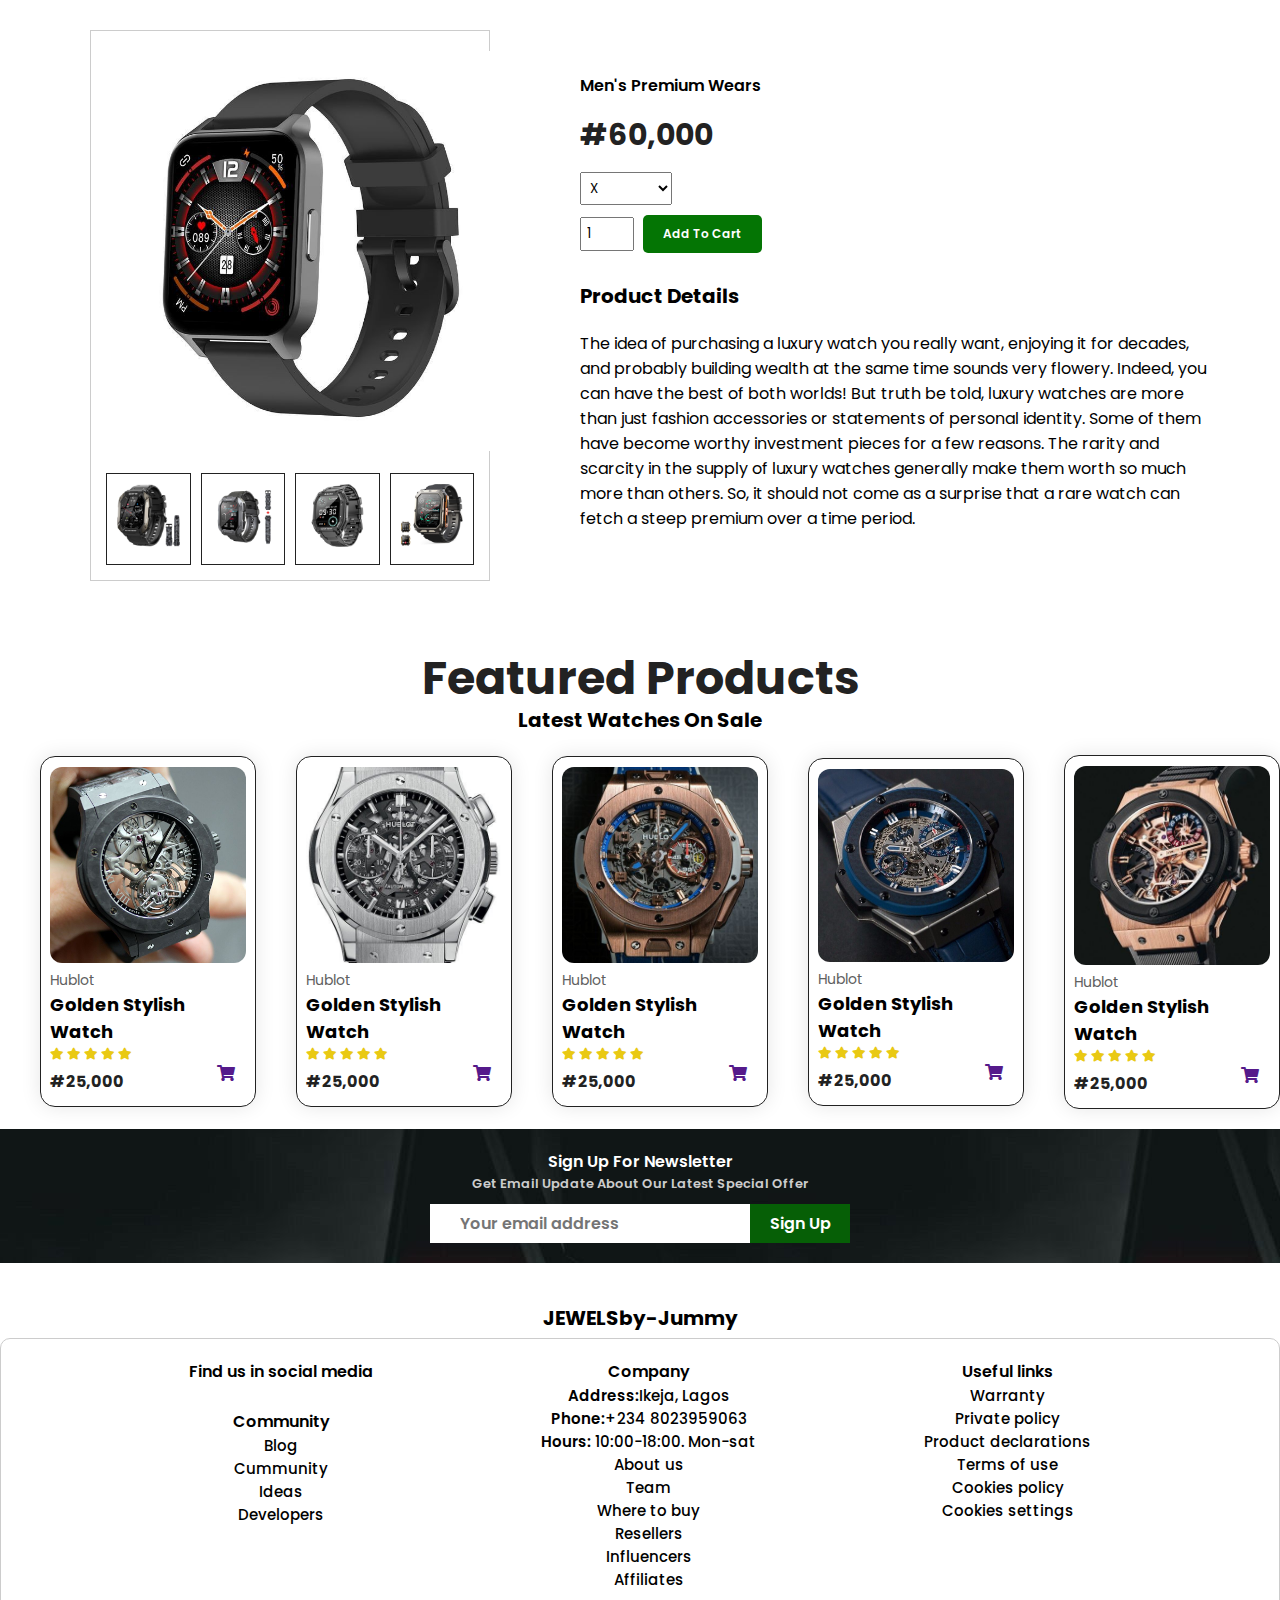
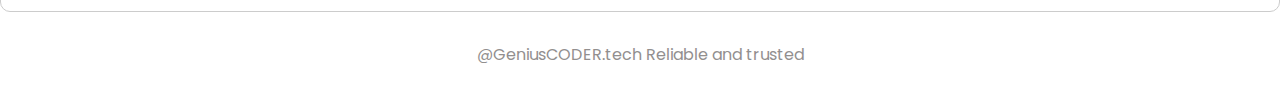
<file: singleproduct.html>
<!DOCTYPE html>
<html>
    <head>
        <meta name="viewport" content="width=device-width, initial-scale=1.0">
        <link rel="stylesheet" href="style.css">
        <link rel="preconnect" href="https://fonts.googleapis.com">
        <link rel="preconnect" href="https://fonts.gstatic.com" crossorigin>
        <link href="https://fonts.googleapis.com/css2?family=League+Spartan:wght@200;300;400;500;600;800;900&family=Poppins:wght@200;300;400;500;600;700;800;900&display=swap" rel="stylesheet">
        <link rel="stylesheet" href="https://use.fontawesome.com/releases/v5.0.7/css/all.css">
        <title>JUMMY'S WORLD</title>
    </head>
    <body>

        <section id="single-p">
            <div class="block">
                <div class="MainImage">
                    <img src="watches/unisex/unisex (1).jpg" width="100%" id="MainImage" alt="">
                </div>

                <div id="smallimage">
                    <div class="smallimage">
                        <img src="watches/unisex/unisex (2).jpg" width="100%" class="small-image" alt="">
                    </div>
                    <div class="smallimage">
                        <img src="watches/unisex/unisex (14).jpg" width="100%" class="small-image" alt="">
                    </div>
                    <div class="smallimage">
                        <img src="watches/unisex/unisex (15).jpg" width="100%" class="small-image" alt="">
                    </div>
                    <div class="smallimage">
                        <img src="watches/unisex/unisex (7).jpg" width="100%" class="small-image" alt="">
                    </div>
                </div>
               
            </div>
            <div class="block-2">
                <p>Men's Premium Wears</p>
                <h2>#60,000</h2>
                <select>
                    <option>X</option>
                    <option>XL</option>
                    <option>medium</option>
                    <option>premium</option>
                </select>
                </option>
                <input type="number" value="1">
                <button>Add To Cart</button>
                <h4>Product Details</h4>
                <span>
                    The idea of purchasing a luxury watch you really want, enjoying it for decades, 
                    and probably building wealth at the same time sounds very flowery. Indeed, 
                    you can have the best of both worlds! But truth be told, luxury watches 
                    are more than just fashion accessories or statements of personal identity. 
                    Some of them have become worthy investment pieces for a few reasons.

                    The rarity and scarcity in the supply of luxury watches generally make them 
                    worth so much more than others. So, it should not come as a surprise that a 
                    rare watch can fetch a steep premium over a time period.
                </span>
            </div>
        </section>
       
        
          <section id="feature" class="section-m">
            <div class="ft.div">
              <h2>Featured Products</h2>
              <h3>Latest Watches On Sale</h3>
            </div>


            <div class="product">

                <div class="pro">
                  <div class="product-image">
                    <img src="watches/hublot/hublot (1).jpg">
                  </div>
                  <div class="hu">
                    <p>Hublot</p>
                  <h4>Golden Stylish Watch</h4>
                  <div class="rate">
                    <i class="fa fa-star"></i>
                    <i class="fa fa-star"></i>
                    <i class="fa fa-star"></i>
                    <i class="fa fa-star"></i>
                    <i class="fa fa-star"></i>
                  </div>
                  <div class="naira">#25,000</div>
                  </div>
                  <div class="cart"><a href=""><i class="fa fa-shopping-cart"></i></a></div>
                </div>
                <div class="pro">
                  <div class="product-image">
                    <img src="watches/hublot/hublot (4).jpg">
                  </div>
                  <div class="hu">
                    <p>Hublot</p>
                  <h4>Golden Stylish Watch</h4>
                  <div class="rate">
                    <i class="fa fa-star"></i>
                    <i class="fa fa-star"></i>
                    <i class="fa fa-star"></i>
                    <i class="fa fa-star"></i>
                    <i class="fa fa-star"></i>
                  </div>
                  <div class="naira">#25,000</div>
                  </div>
                  <div class="cart"><a href=""><i class="fa fa-shopping-cart"></i></a></div>
                </div>
                <div class="pro">
                  <div class="product-image">
                    <img src="watches/hublot/hublot (2).jpg">
                  </div>
                  <div class="hu">
                    <p>Hublot</p>
                  <h4>Golden Stylish Watch</h4>
                  <div class="rate">
                    <i class="fa fa-star"></i>
                    <i class="fa fa-star"></i>
                    <i class="fa fa-star"></i>
                    <i class="fa fa-star"></i>
                    <i class="fa fa-star"></i>
                  </div>
                  <div class="naira">#25,000</div>
                  </div>
                  <div class="cart"><a href=""><i class="fa fa-shopping-cart"></i></a></div>
                </div>
                <div class="pro">
                  <div class="product-image">
                    <img src="watches/hublot/hublot (5).jpg">
                  </div>
                  <div class="hu">
                    <p>Hublot</p>
                  <h4>Golden Stylish Watch</h4>
                  <div class="rate">
                    <i class="fa fa-star"></i>
                    <i class="fa fa-star"></i>
                    <i class="fa fa-star"></i>
                    <i class="fa fa-star"></i>
                    <i class="fa fa-star"></i>
                  </div>
                  <div class="naira">#25,000</div>
                  </div>
                  <div class="cart"><a href=""><i class="fa fa-shopping-cart"></i></a></div>
                </div>
                <div class="pro">
                  <div class="product-image">
                    <img src="watches/hublot/hublot (6).jpg">
                  </div>
                  <div class="hu">
                    <p>Hublot</p>
                  <h4>Golden Stylish Watch</h4>
                  <div class="rate">
                    <i class="fa fa-star"></i>
                    <i class="fa fa-star"></i>
                    <i class="fa fa-star"></i>
                    <i class="fa fa-star"></i>
                    <i class="fa fa-star"></i>
                  </div>
                  <div class="naira">#25,000</div>
                  </div>
                  <div class="cart"><a href=""><i class="fa fa-shopping-cart"></i></a></div>
                </div>
              </div>  

              <section id="newsletter">
                <div class="news-div"> 
                  <div class="ns">
                    <h4>Sign Up For Newsletter</h4>
                    <p>Get Email Update About Our Latest Special Offer</p>
                  </div>
                  <div class="inpo">
                    <input type="email" placeholder="Your email address">
                    <button>Sign Up</button>
                  </div>
                </div>
        
              </section>

              <div class="name">
                <h4>JEWELSby-Jummy</h4>
              </div>

              <section id="footer">
                
                <div>
                  
                  <div class="socials">
                    <h5>Find us in social media</h5>
                    <i class="fa fa-facebook-official" aria-hidden="true"></i>
                    <i class="fa fa-instagram" aria-hidden="true"></i>
                    <i class="fa fa-twitter-square" aria-hidden="true"></i>
                    <i class="fa fa-linkedin-square" aria-hidden="true"></i>
                  </div>
                  <div class="com">
                    <h5>
                    Community
                  </h5>
                  <p>Blog</p>
                  <p>Cummunity</p>
                  <p>Ideas</p>
                  <p>Developers</p>
                </div>
                </div>
                <div>
                  
                 <div class="comp">
                  <h5>
                    Company
                  </h5>
                  <p> <span>Address:</span>Ikeja, Lagos </p>
                    <p> <span>Phone:</span>+234 8023959063 </p>
                    <p> <span>Hours:</span> 10:00-18:00. Mon-sat </p>
                    <p>About us</p>
                    <p>Team</p>
                    <p>Where to buy</p>
                    <p>Resellers</p>
                    <p>Influencers</p>
                    <p>Affiliates</p>
                 </div>
  
                  
                </div>
                <div>
                  <div>
                    <h5>Useful links</h5>
                    <p>Warranty</p>
                    <p>Private policy</p>
                    <p>Product declarations</p>
                    <p>Terms of use</p>
                    <p>Cookies policy</p>
                    <p>Cookies settings</p>
                  </div>
                </div>
                

                
                
              </section>
              <div class="footer">
                @GeniusCODER.tech Reliable and trusted
              </div>


           <script>
            var MainImage = document.getElementById('MainImage');
            var smallimage = document.getElementsByClassName('small-image');

            smallimage[0].onclick = function(){
                MainImage.src = smallimage[0].src;
            }
            smallimage[1].onclick = function(){
                MainImage.src = smallimage[1].src;
            }
            smallimage[2].onclick = function(){
                MainImage.src = smallimage[2].src;
            }
            smallimage[3].onclick = function(){
                MainImage.src = smallimage[3].src;
            }
           </script>
              


            

              
        <script src="script.js"></script>
    </body>
</html>
</file>
<file: style.css>
*{
    margin: 0;
    padding: 0;
    font-family: 'Poppins', sans-serif;
  }
  h1 {
    font-size: 50px;
    line-height: 64px;
    color: #222;
  }
  h2 {
    font-size: 46px;
    line-height: 54px;
    color: #222;
  }
  h4 {
    font-size: 20px;
  }
  h6 {
    font-size: 12px;
    font-weight: 700;
  }
  p {
    font-size: 16px;
    margin: 15px, 0, 20px, 0;
  }
  .section-m {
    margin-top: 40px;
    margin-bottom: 40px;
  }
  .section-p {
    padding-top: 40px;
    padding-bottom: 40px;
}
#header {
    display: flex;
    justify-content: space-between;
    padding: 20px;
    background: #ffc0cb;
    position: sticky;
    top: 0;
    left: 0;
    z-index: 999;
    box-shadow: 0 0 20px 0 rgba(0, 0, 0, 0.2);
}
#header .ul-div ul li {
    display: inline-block;
    list-style: none;
    padding: 0 20px;
}
#header .ul-div ul li a {
    text-decoration: none;
    color: #222;
    font-size: 16px;
    font-weight: 600;
    transition: .3s;
}
#header .ul-div ul li a:hover,
#header .ul-div ul li a.active {
    color: #008000;
}

#mobile {
    display: none;
}
#close {
  display: none;
}
#hero {
    background-image: url(backgroung-fol/background\ \(3\).jpg);
    background-position: top 25% right 0;
    background-size: cover;
    width: 100%;
    height: 90vh;
   
}
.hero {
    display: flex;
    justify-content: center;
    align-items: flex-start;
    flex-direction: column;
    text-align: center;
    padding: 40px;   
}
#hero .hero h2 {
    color: #15850b;
  }
  #hero .hero p {
    color: #222;
    margin-bottom: 14px;
    font-weight: 600;
  }
#hero .hero button {
    border: 0;
    padding: 10px 12px;
    border-radius: 10px;
    background: #337a2d;
    color: #fff;
    transition: .3s;
    cursor: pointer;
    font-size: 16px;
    font-weight: 600;
}
#hero .hero button:hover {
    color: #ffc0cb;
    background: #222;
  }
  #ft {
    display: flex;
    justify-content: space-between;
    align-items: center;
    padding: 0 30px;
    margin-bottom: 30px;
    
  
  }
  #ft div {
    width: 180px;
    text-align: center;
    box-sizing: border-box;
    box-shadow: 0 0 20px 0 rgba(0, 0, 0, 0.1);
    border: 1px solid #ccc;
    padding: 12px 16px;
    flex: 1;
    margin: 10px;
    
  }
  #ft div:hover {
    box-shadow: 0 0 20px 0 rgba(0, 0, 0, 0.3);
  }
  #ft div img {
    width: 90%;
    border-radius: 10px;
  }
  @media(max-width: 700px){
    #ft {

        flex-direction: column;
      }
      #header .ul-div ul li {
        display: block;
        padding: 5px;
        margin-left: 30px;
    }
    #navbar{
        display: flex;
        flex-direction: column;
        align-items: flex-start;
        justify-content: flex-start;
        position: fixed;
        height: 100vh;
        padding: 50px 0 0 5px;
        box-shadow: 0 0 20px 0 rgba(0, 0, 0, 0.2);
        margin-top: 40px;
        top: -37px;
        right: -150px;
        width: 150px;
        background: #ffc0cb;
        transition: .3s;
    }
    #navbar.active {
        right: 0px;
    }
    #mobile {
        display: flex;
        align-items: center;
    }
    #mobile i {
        font-size: 24px;
        color: #222;
        padding: 0 5px;

    }
    #close {
      position: absolute;
      top: 10px;
      left: 40px;
      color: #222;
      font-size: 23px;
      
    } 
    #close {
      display: initial;
  } 
    
}
@media (max-width: 700px) {
   #shop-bag {
    display: none;
   } 
}
  #ft div h6 {
    font-size: 16px;
    font-weight: 600;
    color: #222;
    background: #e6bfc6;
    display: inline-block;
    padding: 5px 8px;
    border-radius: 4px;
  }
  #ft div:nth-child(2) h6{
    background: #dde6e9;
  }
  #ft div:nth-child(3) h6{
    background: #dde6e9;
    color: #b83f3f;
  }
  #ft div:nth-child(4) h6{
    background: #ecd68b;
    color: #337a2d;
  }
  #ft div:nth-child(5) h6{
    background: #b5d0da;
    color: #b15555;
  }
  #ft div:nth-child(6) h6{
    background: #7ed876;
    color: #302608;
  }

  #feature {
    text-align: center;
  }

  .product {
    display: flex;
    justify-content: space-around;
    align-items: center;
    box-sizing: border-box;
    width: 100%;
    text-align: center;

  }
  
  @media(max-width: 700px) {
    html,body {
      width: 100%;
      height: 100%;
      margin: 0;
      padding: 0;
      overflow-x: hidden;
    }

    h1 {
      font-size: 26px;
    }
    h2 {
      font-size: 26px;
    }
    .product {
      display: flex;
      flex-direction: column;
  }
  #hero {
      width: 100%;
      height: 60vh;
  }  
  }
  #m-t {
    height: 40vh;
    
}                       
  #feature {
    text-align: center;
  }
  h3 {
    font-size: 20px;
    font-weight: 600px;
  }
  #feature .pro {
    text-align: start;
    flex-basis: 30%;
    width: 20%;
    min-width: 200px;
    box-sizing: border-box;
    box-shadow: 0 0 20px 0 rgba(0, 0, 0, 0.1);
    border: 1px solid #222;
    border-radius: 15px;
    margin: 20px 0 0 40px;
    overflow: hidden;
    text-align: center;
    padding: 10px 9px 12px 9px;
    position: relative;
    cursor: pointer;
  
  }
  @media(max-width: 700px) {
    #hero {
      background-position: top 25% right 0;
      height: 60vh;
  }
    #hero .hero h2,h1 {
    font-size: 30px;
  }
  h3 {
    font-size: 16px;
    
}
    .section-p {
      padding: 20px;
    }

    #ft div {
      margin: 0 0 10px 0;
  }
    #feature .pro {
      width: 80%;
      margin-top: 10px;
      margin-left: 1px;
  }
  .banner-box {
    width: 90%;
    box-sizing: border-box;
    height: 40vh;
    
}
.banner-box-2 {
  width: 90%;
  box-sizing: border-box;
  height: 40vh;
  margin-top: 10px;
}
.news-div {
  display: block;
  margin-top: 10px;
  padding: 0px;
}

}
  #feature .pro:hover {
    box-shadow: 0 0 20px 0 rgba(0, 0, 0, 0.3);
  }
  .product-image img {
    width: 100%;
    border-radius: 12px;
   
  }
  .hu {
    text-align: start;
  }
  .hu p {
    font-size: 14px;
    font-family: 600;
    color: #606060;
  }
  .hu h4 {
    font-size: 18px;
  }
  .rate {
    font-size: 12px;
    color: #e9c913;
  }
  .cart {
    position: absolute;
    right: 20px;
    bottom: 20px;
    color: #a36464;
    font-size: 16px;
    
  }
  .naira {
    font-size: 16px;
    font-weight: 700;
    color: #222;
    padding-top: 6px;
  }

  #m-t {
    text-align: center;
    margin-top: 90px;
    margin-bottom: 50px;
    background-image: url(mt/mmt/mt\ \(6\).jpg);
    width: 100%;
    height: 30vh;
    background-size: cover;
    padding-top: 80px;
  }
  .mt p {
    color: #fff;
    font-size: 16px;
    font-weight: 600;
  }
  .mt h2 {
    color: #fff;
    font-size: 40px;
    font-weight: 600;
  }
  .mt h2 span {
    color: #e41212;
  }
  .mt button {
    padding: 8px 15px;
    margin-top: 6px;
    color: #222;
    border: 0;
    transition: .3s;
  }
  .mt button:hover {
    color: #fff;
    background: #ff0000;}

    #arrival {
      text-align: center;
      margin-top: 50px;
      margin-bottom: 60px;
    }
    #banner {
      text-align: center;
      margin-top: 90px;
      margin-bottom: 40px;
    }
    .banner-box {
      background-image: url(backgroung-fol/background\ \(2\).jpg);
      height: 50vh;
      background-position: center;
      background-size: cover;
      text-align: center;
      display: flex;
      flex-direction: column;
      justify-content: center;
      align-items: flex-start;
      padding: 30px;
      color: #fff;
    }
    .banner-box h6 {
      font-size: 16px;
      font-weight: 600;
    }
    .banner-box h2 {
      font-size: 40px;
      font-weight: 600;
      color: #fff;
    }
    .banner-box p {
      font-size: 15px;
      font-weight: 600;
      margin-bottom: 10px;
    }
    .banner-box button {
      padding: 8px 12px;
      border: 0;
      transition: .3s;
    }
    .banner-box button:hover {
      color: #fff;
      background: #008000;
    }
    .banner-box-2 {
      background-image: url(backgroung-fol/background\ \(4\).jpg);
      height: 50vh;
      background-position: center;
      background-size: cover;
      text-align: center;
      display: flex;
      flex-direction: column;
      justify-content: center;
      align-items: flex-start;
      padding: 30px;
      color: #ffd900;
    }
    .banner-box-2 h6 {
      font-size: 16px;
      font-weight: 600;
    }
    .banner-box-2 h2 {
      font-size: 40px;
      font-weight: 600;
      color: #ffd900;
    }
    .banner-box-2 p {
      font-size: 15px;
      font-weight: 600;
      margin-bottom: 10px;
    }
    .banner-box-2 button {
      padding: 8px 12px;
      border: 0;
      transition: .3s;
      background: #ffd900;
    }
    .banner-box-2 button:hover {
      color: #222;
      background: #fff;
    }
    #banner {
      display: flex;
      justify-content: space-evenly;
      flex-wrap: wrap;
      box-sizing: border-box;
    }
    #newsletter {
      background-image: url(mt/mmt/mt\ \(7\).jpg);
      width: 100%;
      height: 26;
      margin-bottom: 40px;
      margin-top: 20px;
     
    }
    .news-div {
      display: block;
      padding: 20px;
    }
    .news-div h4 {
      color: #fff;
      font-size: 16px;
      font-weight: 600;
    }
    .news-div p {
      color: #ccc;
      font-size: 13px;
      font-weight: 600;
      margin-bottom: 10px;
    }
    .news-div input {
      padding: 7px 30px;
      width: 260px;
      font-size: 16px;
      font-weight: 600;
      border: 0;
    }
    .news-div button {
      padding: 7px 10pxpx;
      color: #fff;
      background: #065f06;
      width: 100px;
      font-size: 16px;
      font-weight: 600;
      border: 0;
    }
    .inpo {
      display: flex;
      justify-content: center;
    }
    #footer {
      display: flex;
      justify-content: space-evenly;
      align-items: start;
      text-align: center;
      padding: 20px;
      box-sizing: border-box;
      border: 1px solid #ccc;
      border-radius: 10px;
    }
    .name {
      text-align: center;
      margin-bottom: 5px;
    }
    #footer h4, h5 {
      font-size: 16px;
      font-weight: 600;
    }
    #footer p{
      font-size: 15px;
      font-weight: 500;
    }
    
    .footer {
      font-size: 16px;
      color: #928f8f;
      margin-top: 30px;
      margin-bottom: 20px;
    }
    .comp, span {
      font-weight: 600;
    }



    /* shop code starts from here*/
    .ns {
      text-align: center;
    }
    #page-hero {
      text-align: center;
      color: #fff;
      padding-top: 40px;
      background-image: url(mt/mmt/mt\ \(7\).jpg);
      background-position: top 40% right 0;
      background-size: cover;
      height: 30vh;
    }
    #page-hero h2 {
      color: #fff;
      font-size: 50px;
    }
    #page-hero p {
      font-size: 16px;
      font-weight: 600;
      margin-top: 10px;
    }
    #pagination {
      text-align: center;
      margin-bottom: 30px;
    }
    #pagination a {
      font-size: 20px;
      padding: 10px 15px;
      text-decoration: none;
      color: #fff;
      background: #008000;
      font-weight: 600;
    }


    .block {
      width: 400px;
      margin: 30px;
      box-sizing: border-box;
      border: 1px solid #ccc;
      padding: 10px;
    }
    .MainImage {
      width: 400px;
      padding: 10px;
    }
    #smallimage {
      display: flex;
      justify-content: space-between;
    }
    .smallimage {
      flex-basis: 40%;
      border: 1px solid #222;
      margin: 5px;
      padding: 10px;
      cursor: pointer;
    }
    .block-2 {
      width: 50%;
    }
    #single-p {
      display: flex;
      justify-content: space-evenly;
      align-items: center;
      box-sizing: border-box;
    }
    @media (max-width: 700px) {
      #page-hero {
        
        height: 20vh;
      }
      #single-p {
        flex-direction: column;
    }
    .block-2 {
      width: 90%;
    }
    #page-hero {
      height: 20vh;
    }
  }
    .block-2 p {
      font-size: 16px;
      font-weight: 600;
      line-height: 14px;
      margin-bottom: 15px;
    }
    .block-2 h2 {
      font-size: 30px;
      margin-bottom: 10px;
    }
    select {
      display: block;
      margin-bottom: 10px;
      padding: 5px
    }
    
    .block-2 input {
      width: 40px;
      padding: 5px;
      margin-bottom: 30px;
    }
    .block-2 input:focus {
      outline: none;
    }
    .block-2 button {
      padding: 10px 20px;
      background: #047504;
      color: #fff;
      font-size: 12px;
      font-weight: 600;
      border-radius: 5px;
      border: none;
      margin-left: 5px;
    }
    .block-2 h4 {
      margin-bottom: 20px;
    }
    .block-2 span {
      font-size: 16px;
      font-weight: 400;
    }
    /* blog starts*/
    #blog-page {
      background-image: url(mt/mmt/mt\ \(11\).jpg);
      background-size: cover;
      height: 40vh;
      margin-bottom: 30px;
      background-position: top 30% right 0;
      box-sizing: border-box;
    }
    .blog-page {
      text-align: center;
      color: #fff;
      padding-top: 60px;

    }
  .blog-page h2 {
    color: #fff;
    font-size: 30PX;
  }
  .blog-page p {
    font-size: 12px;
  }
  #blog-d {
    padding: 150px 150px 0 150px;
  }
  
  #blog-details {
    display: flex;
    justify-content: space-evenly;
    align-items: center;
    width: 100%;
    position: relative;
    padding-bottom: 90px;
   
  }

  .blog-img {
    width: 50%;
    margin-right: 40px;
  }
  .blog-img img {
    width: 100%;
    height: 300px;
    object-fit: cover;
  }
  .blog-details {
    width: 50%;
    margin-right: 40px;
  }
  .blog-details h2 {
    font-size: 20px;
  }
  .blog-details p {
    font-size: 15px;
    margin-bottom: 30px;
  }
  .blog-details a {
    text-decoration: none;
    font-size: 15px;
    font-weight: 700;
    color: #222;
    padding-top: 30px;
    transition: .3s;
  }
  .blog-details a:hover {
    color: #a36464;
  }
  .blog-details h1 {
    color: #ad9999;
    position: absolute;
    left: 0px;
    top: -45px;
    font-size: 66px;
    z-index: -9;
  }
  @media (max-width: 700px) {
    #blog-details {
      display: flex;
      flex-direction: column;
      align-items: flex-start;  
  }
  #blog-d {
    padding: 100px 20px 0 20px;
}
.blog-img {
  width: 100%;
  margin-right: 0px;
}
.blog-details {
  width: 100%;
  margin-right: 0px;
}
.blog-details p {
  margin-bottom: 10px;
}
#blog-page {
  height: 20vh;
  margin-bottom: 20px;
}
  }
  /* about us */

  #about-page {
    background-image: url(blog/blog\ \(1\).jpg);
    background-position: top 50% right 0;
    height: 30vh;
    background-size: cover;
  }
  .about-page {
    text-align: center;
    color: #fff;
    padding-top: 40px;
  }
  .about-page h2 {
    color: #fff;
    font-size: 20px;

  }
  .about-page p {
    font-size: 16px;
    font-weight: 600;
  }
  #about-head img {
    width: 50%;
    height: auto;
  }
  #about-head {
    display: flex;
    align-items: center;
    margin: 40px 0;
    padding: 0 30px;
  }
  @media (max-width: 700px) {
    #about-page {
      height: 20vh;
     
    }
    #about-head {
      flex-direction: column;
     
    }
    #about-head img {
      width: 100%;
      
    }
    #about-head div p {
      width: 100%;
      
  }
}
  #about-head div p {
    width: 100%;
    margin-left: 5px;
  }
  #about-head h2 {
    text-align: center;
    margin-bottom: 20px;
  }
  #about-head p {
    font-size: 16px;
    font-weight: 500;
  }
  /* contact*/
  #contact {
    background-image: url(blog/blog\ \(1\).jpg);
    background-position: top 60% right 0;
    background-size: cover;
    height: 30vh;
    color: #fff;
    margin-bottom: 30px;
  }
  .contact-page {
    text-align: center;
    padding-top: 40px;
  }
  .contact-page h2 {
    font-size: 26px;
    color: #fff;
  }
  .contact-page p {
    font-size: 16px;
    font-weight: 600;
  }
  #form-details {
    text-align: center;
    padding: 0 60px;
  }
  form {
    display: flex;
    flex-direction: column;
  }
  form input, textarea{
    width: 60%;
    padding: 12px 15px;
    margin-bottom: 30px;
    outline: none;
  }
  @media (max-width: 700px) {
    form input {
      width: 100%;
      padding: 0;
      margin-bottom: 10px;
     
    }
    #contact {
      
      height: 20vh;
     
    }
    
  }
  form span {
    font-size: 16px;
  }
  form h2 {
    font-size: 30px;
    margin-bottom: 20px;
  }
  form button {
    padding: 10px 15px;
    background: #008000;
    color: #fff;
    margin: 30px 0;
    border: 0;
    border-radius: 2px;
    display: inline;
    width: 80px;
  }

  
  #cart-add {
    display: flex;
    justify-content: space-between;
    padding:  0 30px;
    margin-bottom: 40px;
  }
  #coupon {
    width: 50%;
    margin-bottom: 30px;
  }
  #coupon h3, #subtotal h3{
    padding-bottom: 15px;
  }
  #coupon input {
    padding: 10px 20px;
    outline: none;
    width: 60%;
    margin-right: 10px;
    border: 1px solid #ccc;
  }
  #coupon button,
  #subtotal button {
    background: #008000;
    color: #fff;
    padding: 10px 15px;
    border: 0;
    margin-bottom: 20px;
  }
  #subtotal {
    width: 50%;
    margin-bottom: 30px;
    border: 1px solid #ccc;
    padding: 30px;
  }
  #subtotal table {
    border-collapse: collapse;
    width: 100%;
    margin-bottom: 20px;

  }
  #subtotal table td {
    width: 50%;
    border: 1px solid #ccc;
    padding: 10px;
    font-size: 13px;
  }
  @media (max-width: 700px) {
    #cart-add {
      flex-direction: column;
      padding: 0 20px;
      margin-bottom: 10px;
  }
  #coupon buttonm{
    
    margin-bottom: 20px;
  }}
</file>
